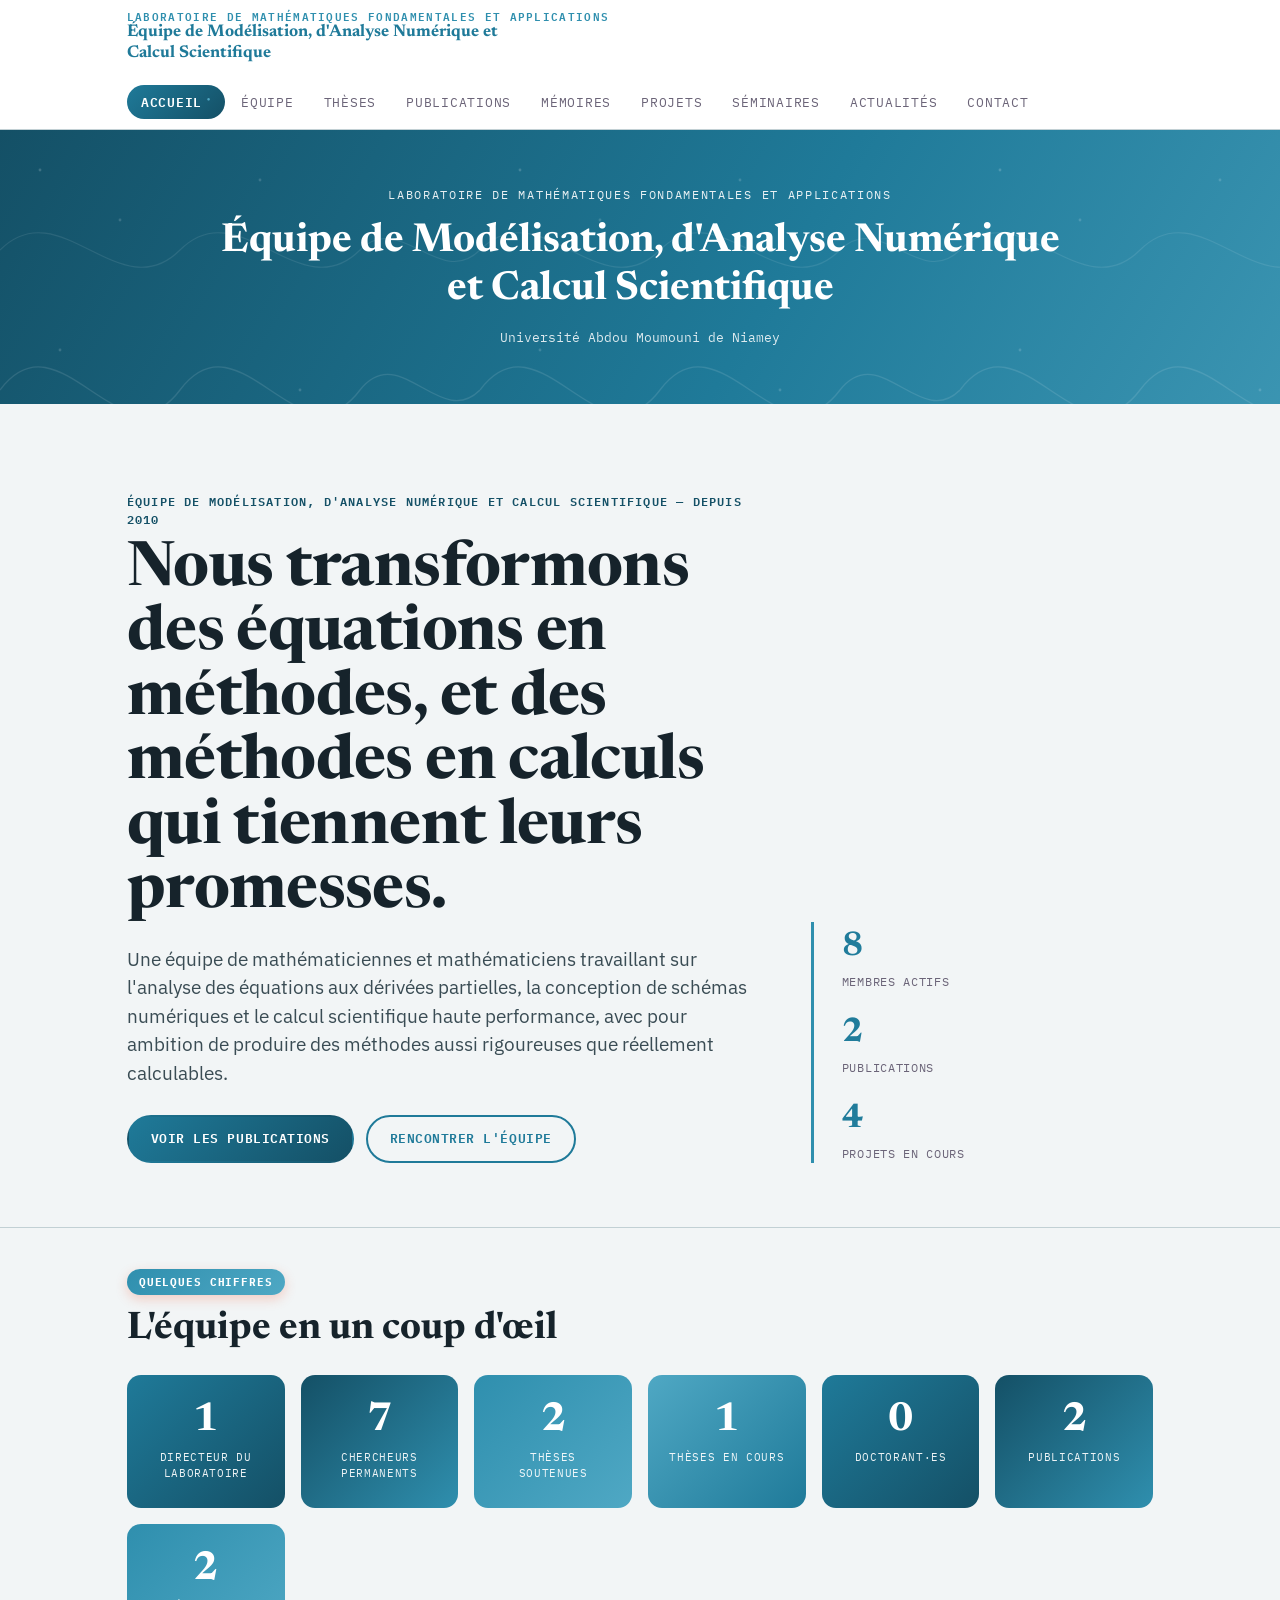
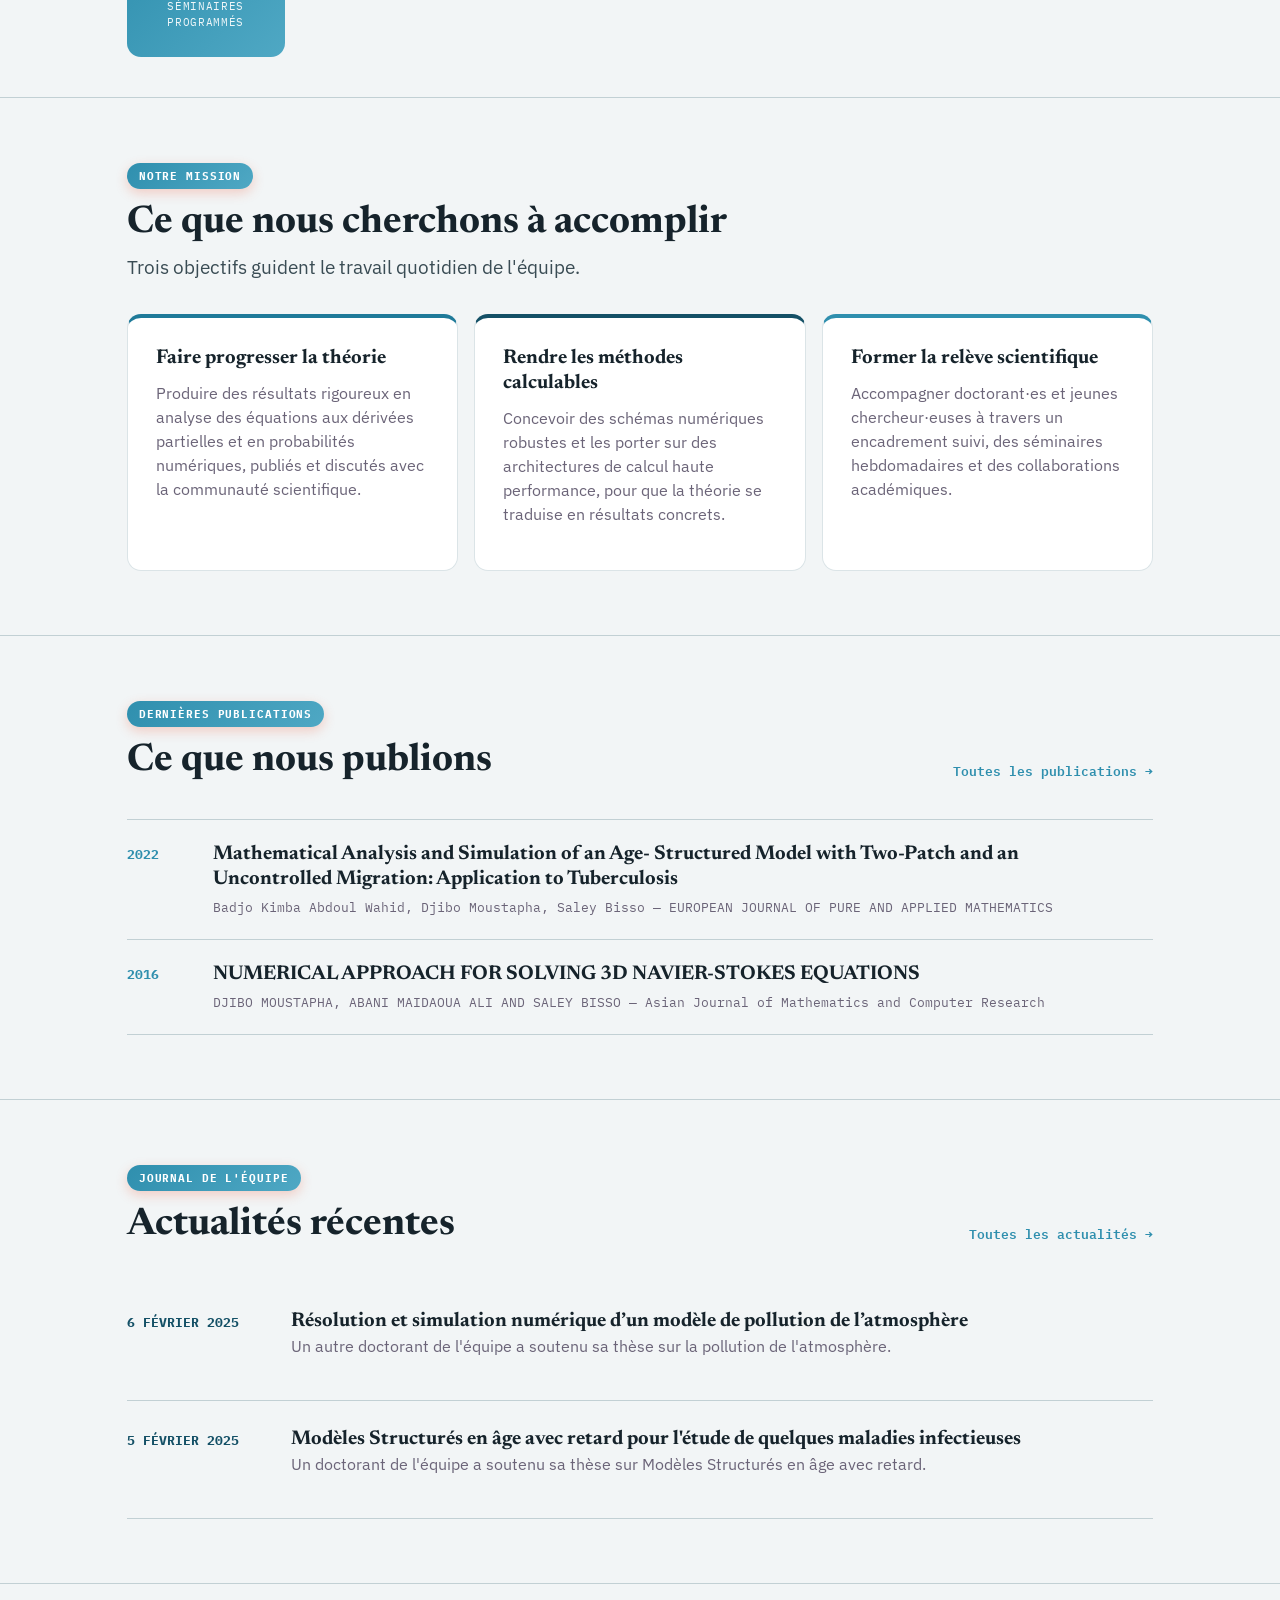
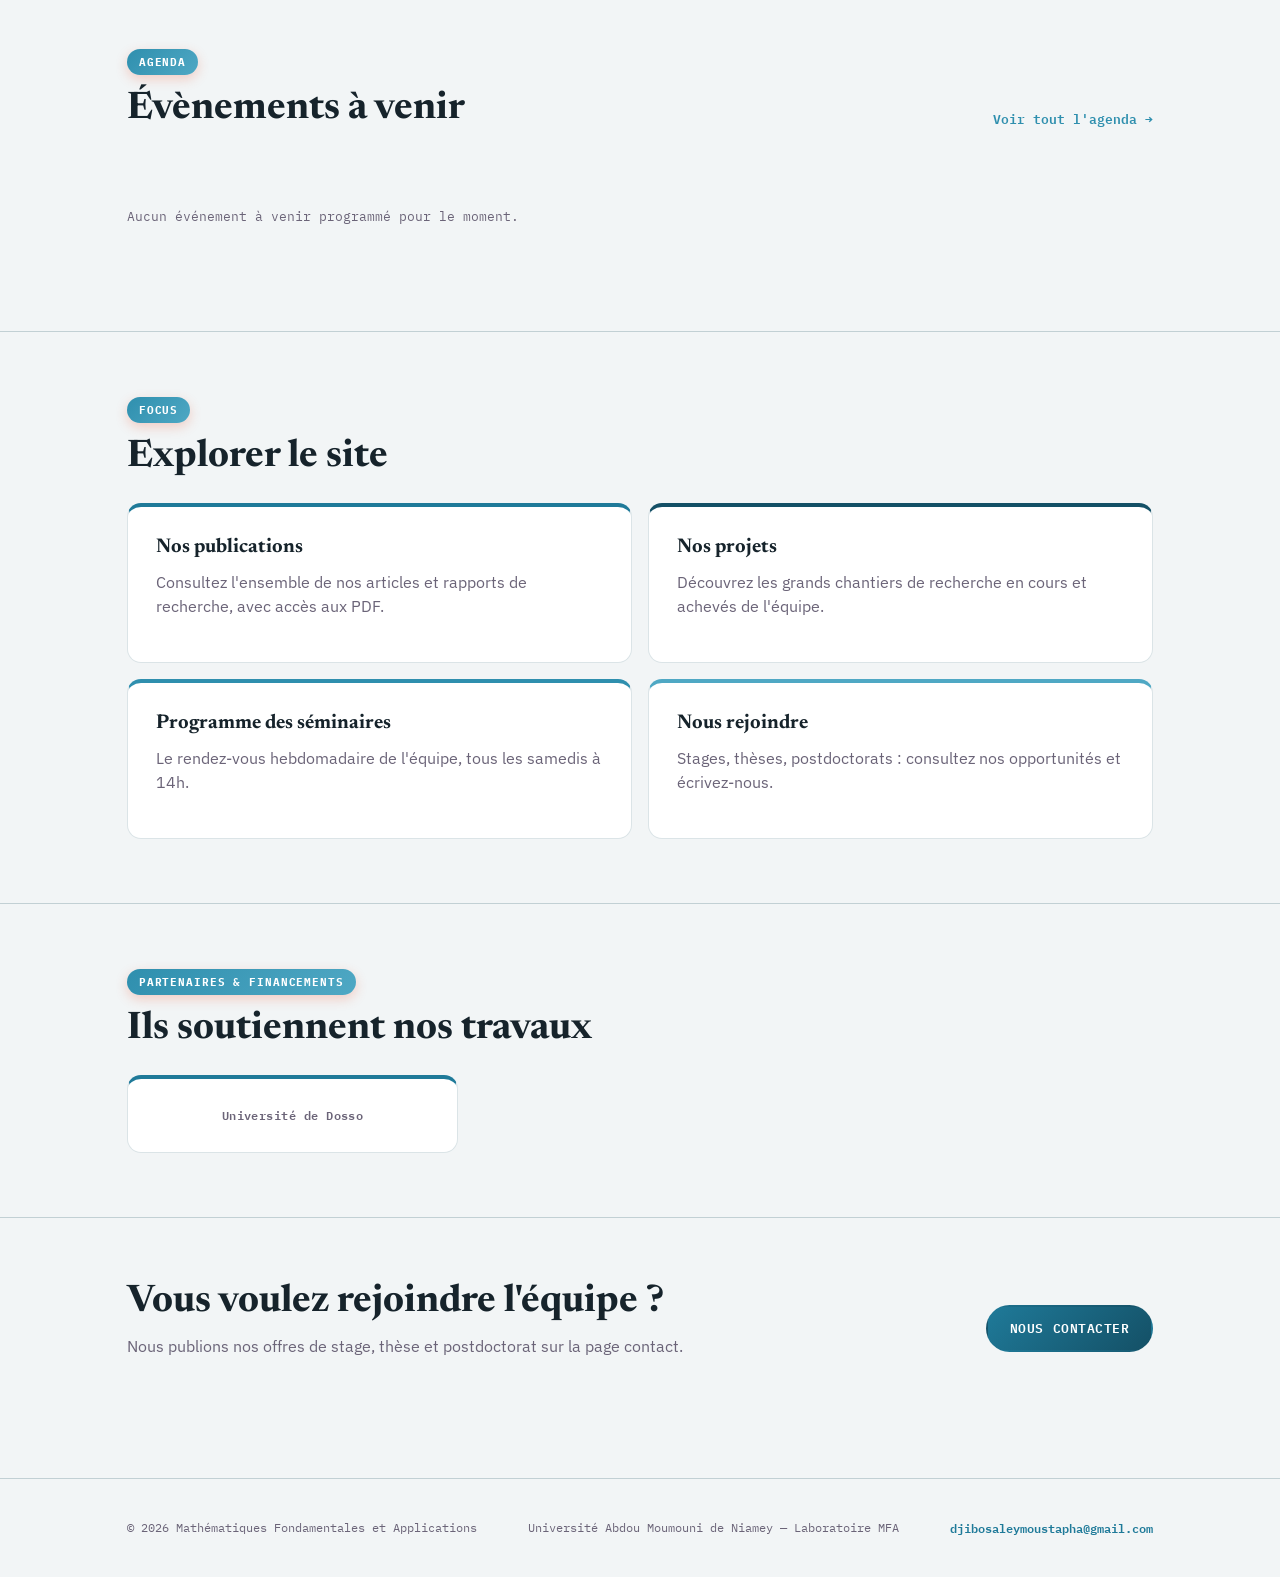
<file: index.html>
<!DOCTYPE html>
<html lang="fr">
<head>
<meta charset="UTF-8" />
<meta name="viewport" content="width=device-width, initial-scale=1.0" />
<title>Mathématiques Fondamentales et Applications — Équipe MANCS</title>
<meta name="description" content="Équipe de recherche en modélisation, analyse numérique et calcul scientifique, Laboratoire de Mathématiques Fondamentales et Applications, Université Abdou Moumouni de Niamey." />
<link rel="canonical" href="https://mfa-ancs.netlify.app/" />

<!-- Favicon -->
<link rel="icon" type="image/svg+xml" href="/images/favicon.svg" />
<link rel="icon" type="image/x-icon" href="/images/favicon.ico" />
<link rel="apple-touch-icon" href="/images/apple-touch-icon.png" />

<!-- Open Graph / réseaux sociaux -->
<meta property="og:type" content="website" />
<meta property="og:locale" content="fr_FR" />
<meta property="og:site_name" content="Équipe MANCS — Mathématiques Fondamentales et Applications" />
<meta property="og:title" content="Mathématiques Fondamentales et Applications — Équipe MANCS" />
<meta property="og:description" content="Équipe de recherche en modélisation, analyse numérique et calcul scientifique, Laboratoire de Mathématiques Fondamentales et Applications, Université Abdou Moumouni de Niamey." />
<meta property="og:url" content="https://mfa-ancs.netlify.app/" />
<meta property="og:image" content="https://mfa-ancs.netlify.app/images/og-image.jpg" />
<meta property="og:image:width" content="1200" />
<meta property="og:image:height" content="630" />

<!-- Twitter Card -->
<meta name="twitter:card" content="summary_large_image" />
<meta name="twitter:title" content="Mathématiques Fondamentales et Applications — Équipe MANCS" />
<meta name="twitter:description" content="Équipe de recherche en modélisation, analyse numérique et calcul scientifique, Laboratoire de Mathématiques Fondamentales et Applications, Université Abdou Moumouni de Niamey." />
<meta name="twitter:image" content="https://mfa-ancs.netlify.app/images/og-image.jpg" />

<link rel="preconnect" href="https://fonts.googleapis.com">
<link href="https://fonts.googleapis.com/css2?family=Newsreader:ital,wght@0,500;0,600;1,500&family=IBM+Plex+Sans:wght@400;500;600&family=IBM+Plex+Mono:wght@400;500&display=swap" rel="stylesheet">
<link rel="stylesheet" href="css/style.css" />
</head>
<body>

<header class="site-header">
  <div class="wrap">
    <a href="index.html" class="brand">
      <span class="mark">Laboratoire de Mathématiques Fondamentales et Applications</span>
      <span class="name">Équipe de Modélisation, d'Analyse Numérique et Calcul Scientifique</span>
    </a>
    <nav class="primary-nav" aria-label="Navigation principale">
      <a href="index.html" aria-current="page">Accueil</a>
      <a href="equipe.html">Équipe</a>
      <a href="theses.html">Thèses</a>
      <a href="publications.html">Publications</a>
      <a href="memoires.html">Mémoires</a>
      <a href="projets.html">Projets</a>
      <a href="seminaires.html">Séminaires</a>
      <a href="actualites.html">Actualités</a>
      <a href="contact.html">Contact</a>
    </nav>
    <button class="nav-toggle" aria-label="Ouvrir le menu" aria-expanded="false">≡</button>
  </div>
</header>

<div class="team-banner">
  <div class="inner">
    <div class="eyebrow2" id="banner-line1">Laboratoire de Mathématiques Fondamentales et Applications</div>
    <h2 id="banner-line2">Équipe de Modélisation, d'Analyse Numérique et Calcul Scientifique</h2>
    <div class="sub2" id="banner-line3">Université Abdou Moumouni de Niamey</div>
  </div>
</div>

<main>

  <section class="hero">
    <div class="wrap hero-grid">
      <div>
        <p class="eyebrow" id="hero-eyebrow">Équipe de Modélisation, d'Analyse Numérique et Calcul Scientifique — depuis 2019</p>
        <h1 id="hero-title">Nous transformons des équations en méthodes, et des méthodes en calculs qui tiennent leurs promesses.</h1>
        <p class="lede" id="hero-lede" style="margin-top:20px">
          Une équipe de mathématiciennes et mathématiciens travaillant sur l'analyse des équations aux dérivées
          partielles, la conception de schémas numériques et le calcul scientifique haute performance, avec pour
          ambition de produire des méthodes aussi rigoureuses que réellement calculables.
        </p>
        <div style="margin-top:28px; display:flex; gap:12px; flex-wrap:wrap;">
          <a href="publications.html" class="btn primary">Voir les publications</a>
          <a href="equipe.html" class="btn">Rencontrer l'équipe</a>
        </div>
      </div>
      <div class="hero-side">
        <div class="hero-stat">
          <div class="value" id="stat-team-count">—</div>
          <div class="label">Membres actifs</div>
        </div>
        <div class="hero-stat">
          <div class="value" id="stat-pub-count">—</div>
          <div class="label">Publications</div>
        </div>
        <div class="hero-stat">
          <div class="value" id="stat-proj-count">—</div>
          <div class="label">Projets en cours</div>
        </div>
      </div>
    </div>
  </section>

  <section class="tight">
    <div class="wrap">
      <span class="marginalia">Quelques chiffres</span>
      <h2 style="margin-top:14px; margin-bottom:24px">L'équipe en un coup d'œil</h2>
      <div id="stats-grid" class="grid cols-6">
        <div class="empty-state">Chargement…</div>
      </div>
    </div>
  </section>

  <hr class="rule" />

  <section>
    <div class="wrap">
      <span class="marginalia">Notre mission</span>
      <h2 style="margin-top:14px; margin-bottom:8px">Ce que nous cherchons à accomplir</h2>
      <p class="lede" style="margin-bottom:32px">Trois objectifs guident le travail quotidien de l'équipe.</p>
      <div id="mission-grid" class="grid cols-3">
        <div class="empty-state">Chargement…</div>
      </div>
    </div>
  </section>

  <hr class="rule" />

  <section>
    <div class="wrap">
      <div class="section-head">
        <div>
          <span class="marginalia">Dernières publications</span>
          <h2 style="margin-top:14px">Ce que nous publions</h2>
        </div>
        <a href="publications.html" class="link-arrow">Toutes les publications →</a>
      </div>
      <div id="home-pub-preview" class="pub-list">
        <div class="empty-state">Chargement…</div>
      </div>
    </div>
  </section>

  <hr class="rule" />

  <section>
    <div class="wrap">
      <div class="section-head">
        <div>
          <span class="marginalia">Journal de l'équipe</span>
          <h2 style="margin-top:14px">Actualités récentes</h2>
        </div>
        <a href="actualites.html" class="link-arrow">Toutes les actualités →</a>
      </div>
      <div id="home-post-preview" class="post-list">
        <div class="empty-state">Chargement…</div>
      </div>
    </div>
  </section>

  <hr class="rule" />

  <section>
    <div class="wrap">
      <div class="section-head">
        <div>
          <span class="marginalia">Agenda</span>
          <h2 style="margin-top:14px">Évènements à venir</h2>
        </div>
        <a href="seminaires.html" class="link-arrow">Voir tout l'agenda →</a>
      </div>
      <ul id="home-events-preview" style="padding:0; margin:0;">
        <li class="empty-state" style="list-style:none;">Chargement…</li>
      </ul>
    </div>
  </section>

  <hr class="rule" />

  <section>
    <div class="wrap">
      <span class="marginalia">Focus</span>
      <h2 style="margin-top:14px; margin-bottom:24px">Explorer le site</h2>
      <div id="focus-grid" class="grid cols-2">
        <div class="empty-state">Chargement…</div>
      </div>
    </div>
  </section>

  <hr class="rule" />

  <section>
    <div class="wrap">
      <span class="marginalia">Partenaires & financements</span>
      <h2 style="margin-top:14px; margin-bottom:24px">Ils soutiennent nos travaux</h2>
      <div id="partners-grid" class="grid cols-3">
        <div class="empty-state">Chargement…</div>
      </div>
    </div>
  </section>

  <hr class="rule" />

  <section>
    <div class="wrap" style="display:flex; justify-content:space-between; align-items:center; flex-wrap:wrap; gap:20px;">
      <div>
        <h2>Vous voulez rejoindre l'équipe ?</h2>
        <p class="muted mt-0" style="margin-top:10px">Nous publions nos offres de stage, thèse et postdoctorat sur la page contact.</p>
      </div>
      <a href="contact.html" class="btn primary">Nous contacter</a>
    </div>
  </section>

</main>

<footer class="site-footer">
  <div class="wrap footer-grid">
    <span>© <span id="year"></span> Mathématiques Fondamentales et Applications</span>
    <span>Université Abdou Moumouni de Niamey — Laboratoire MFA</span>
    <a href="mailto:djibosaleymoustapha@gmail.com">djibosaleymoustapha@gmail.com</a>
  </div>
</footer>

<script src="js/main.js"></script>
<script>document.getElementById("year").textContent = new Date().getFullYear();</script>
<script data-goatcounter="https://dmoustpaha.goatcounter.com/count" async src="//gc.zgo.at/count.js"></script>
</body>
</html>
</file>
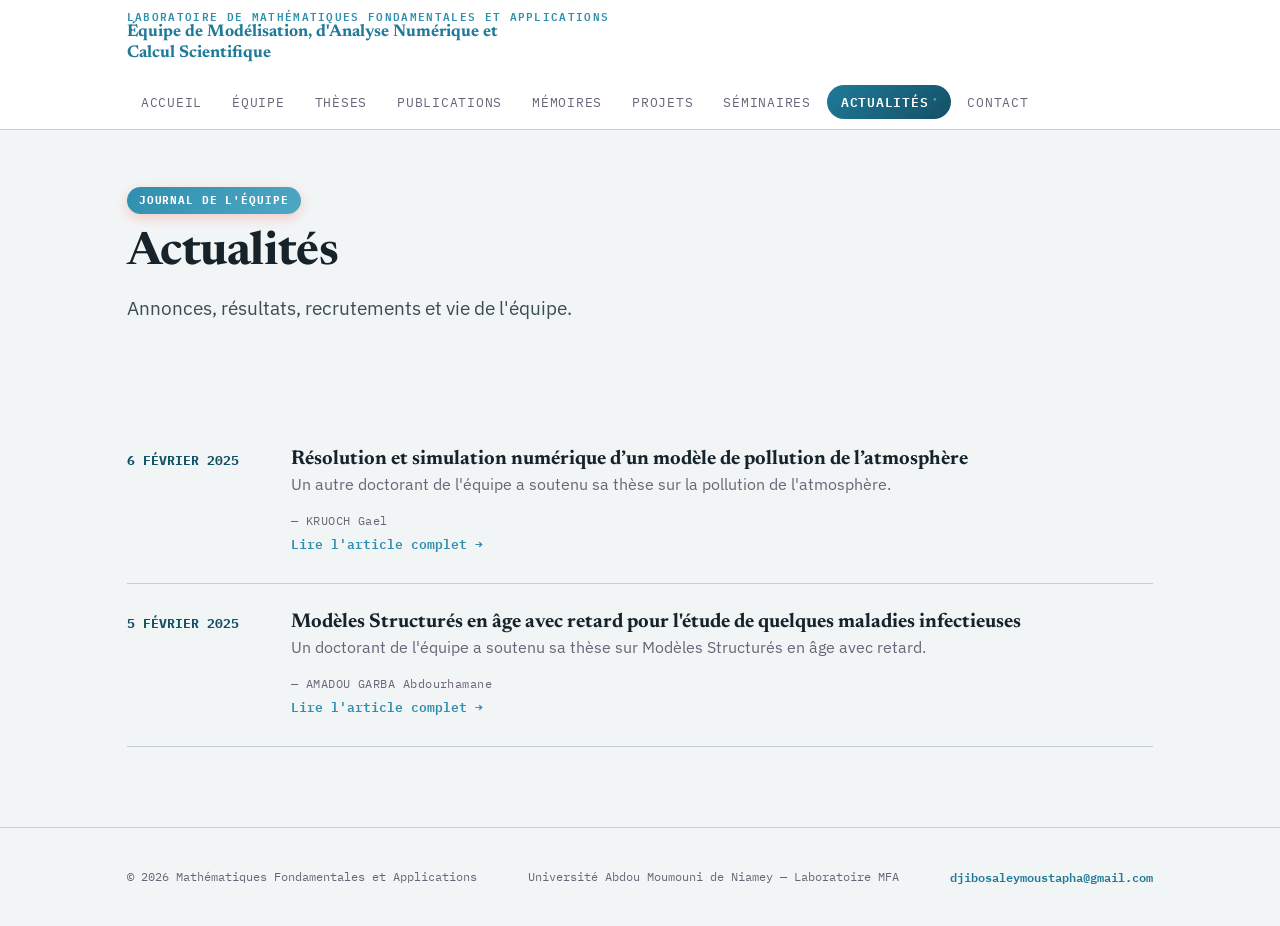
<file: actualites.html>
<!DOCTYPE html>
<html lang="fr">
<head>
<meta charset="UTF-8" />
<meta name="viewport" content="width=device-width, initial-scale=1.0" />
<title>Actualités — Mathématiques Fondamentales et Applications</title>
<meta name="description" content="Annonces, résultats de recherche, recrutements et vie de l'équipe MANCS." />
<link rel="canonical" href="https://mfa-ancs.netlify.app/actualites.html" />

<!-- Favicon -->
<link rel="icon" type="image/svg+xml" href="/images/favicon.svg" />
<link rel="icon" type="image/x-icon" href="/images/favicon.ico" />
<link rel="apple-touch-icon" href="/images/apple-touch-icon.png" />

<!-- Open Graph / réseaux sociaux -->
<meta property="og:type" content="website" />
<meta property="og:locale" content="fr_FR" />
<meta property="og:site_name" content="Équipe MANCS — Mathématiques Fondamentales et Applications" />
<meta property="og:title" content="Actualités — Mathématiques Fondamentales et Applications" />
<meta property="og:description" content="Annonces, résultats de recherche, recrutements et vie de l'équipe MANCS." />
<meta property="og:url" content="https://mfa-ancs.netlify.app/actualites.html" />
<meta property="og:image" content="https://mfa-ancs.netlify.app/images/og-image.jpg" />
<meta property="og:image:width" content="1200" />
<meta property="og:image:height" content="630" />

<!-- Twitter Card -->
<meta name="twitter:card" content="summary_large_image" />
<meta name="twitter:title" content="Actualités — Mathématiques Fondamentales et Applications" />
<meta name="twitter:description" content="Annonces, résultats de recherche, recrutements et vie de l'équipe MANCS." />
<meta name="twitter:image" content="https://mfa-ancs.netlify.app/images/og-image.jpg" />

<link rel="preconnect" href="https://fonts.googleapis.com">
<link href="https://fonts.googleapis.com/css2?family=Newsreader:ital,wght@0,500;0,600;1,500&family=IBM+Plex+Sans:wght@400;500;600&family=IBM+Plex+Mono:wght@400;500&display=swap" rel="stylesheet">
<link rel="stylesheet" href="css/style.css" />
</head>
<body>

<header class="site-header">
  <div class="wrap">
    <a href="index.html" class="brand">
      <span class="mark">Laboratoire de Mathématiques Fondamentales et Applications</span>
      <span class="name">Équipe de Modélisation, d'Analyse Numérique et Calcul Scientifique</span>
    </a>
    <nav class="primary-nav" aria-label="Navigation principale">
      <a href="index.html">Accueil</a>
      <a href="equipe.html">Équipe</a>
      <a href="theses.html">Thèses</a>
      <a href="publications.html">Publications</a>
      <a href="memoires.html">Mémoires</a>
      <a href="projets.html">Projets</a>
      <a href="seminaires.html">Séminaires</a>
      <a href="actualites.html" aria-current="page">Actualités</a>
      <a href="contact.html">Contact</a>
    </nav>
    <button class="nav-toggle" aria-label="Ouvrir le menu" aria-expanded="false">≡</button>
  </div>
</header>

<main>
  <section class="tight" style="padding-top:56px;">
    <div class="wrap">
      <span class="marginalia">Journal de l'équipe</span>
      <h1 style="margin-top:16px; font-size:clamp(32px,4vw,46px)">Actualités</h1>
      <p class="lede" style="margin-top:16px">
        Annonces, résultats, recrutements et vie de l'équipe.
      </p>
    </div>
  </section>

  <section class="tight">
    <div class="wrap">
      <div id="post-list" class="post-list">
        <div class="empty-state">Chargement des actualités…</div>
      </div>
    </div>
  </section>
</main>

<footer class="site-footer">
  <div class="wrap footer-grid">
    <span>© <span id="year"></span> Mathématiques Fondamentales et Applications</span>
    <span>Université Abdou Moumouni de Niamey — Laboratoire MFA</span>
    <a href="mailto:djibosaleymoustapha@gmail.com">djibosaleymoustapha@gmail.com</a>
  </div>
</footer>

<script src="js/main.js"></script>
<script>document.getElementById("year").textContent = new Date().getFullYear();</script>
<script data-goatcounter="https://dmoustpaha.goatcounter.com/count" async src="//gc.zgo.at/count.js"></script>
</body>
</html>
</file>
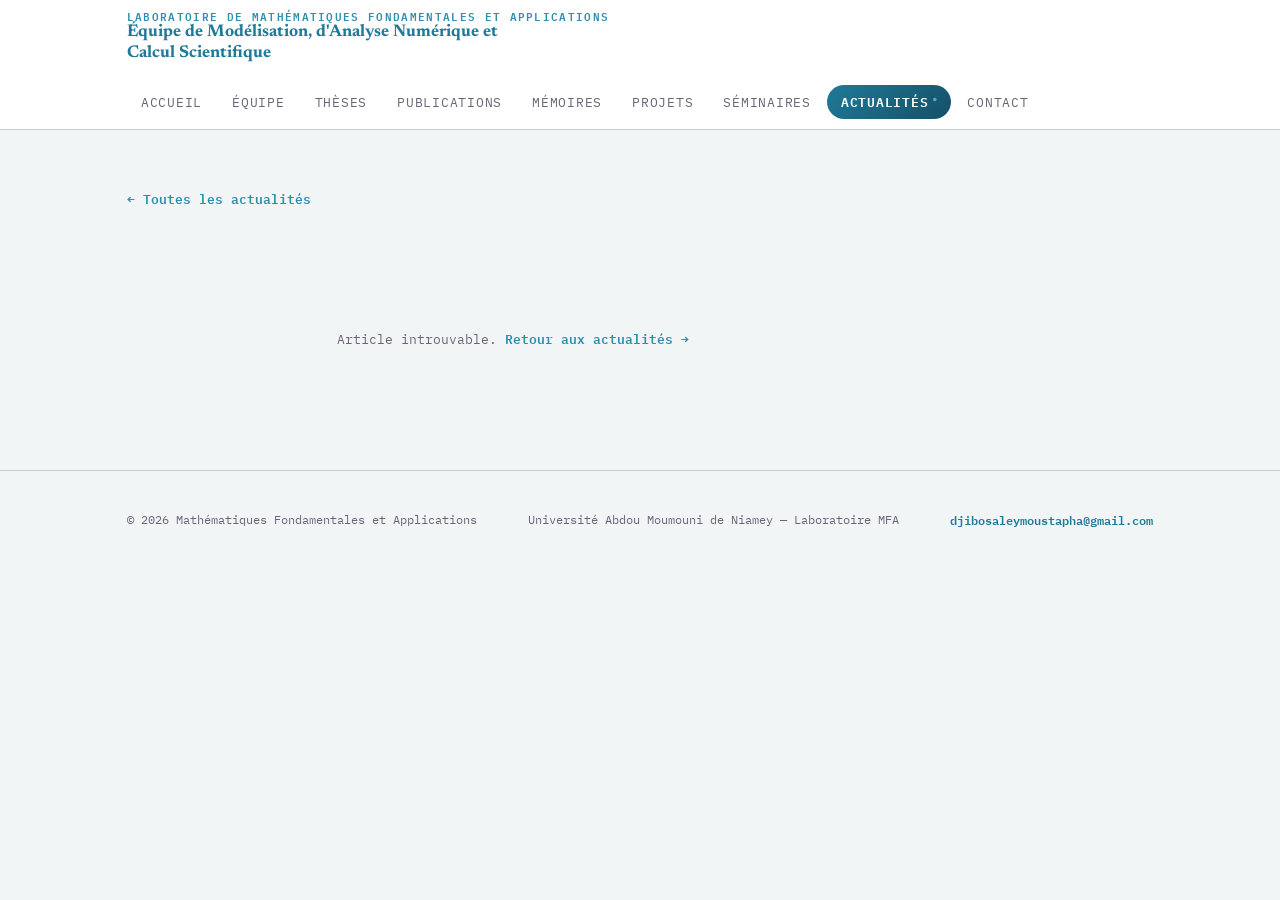
<file: article.html>
<!DOCTYPE html>
<html lang="fr">
<head>
<meta charset="UTF-8" />
<meta name="viewport" content="width=device-width, initial-scale=1.0" />
<title>Actualité — Mathématiques Fondamentales et Applications</title>
<meta name="description" content="Actualités de l'équipe MANCS, Laboratoire de Mathématiques Fondamentales et Applications." />

<!-- Favicon -->
<link rel="icon" type="image/svg+xml" href="/images/favicon.svg" />
<link rel="icon" type="image/x-icon" href="/images/favicon.ico" />
<link rel="apple-touch-icon" href="/images/apple-touch-icon.png" />

<link rel="preconnect" href="https://fonts.googleapis.com">
<link href="https://fonts.googleapis.com/css2?family=Newsreader:ital,wght@0,500;0,600;1,500&family=IBM+Plex+Sans:wght@400;500;600&family=IBM+Plex+Mono:wght@400;500&display=swap" rel="stylesheet">
<link rel="stylesheet" href="css/style.css" />
</head>
<body>

<header class="site-header">
  <div class="wrap">
    <a href="index.html" class="brand">
      <span class="mark">Laboratoire de Mathématiques Fondamentales et Applications</span>
      <span class="name">Équipe de Modélisation, d'Analyse Numérique et Calcul Scientifique</span>
    </a>
    <nav class="primary-nav" aria-label="Navigation principale">
      <a href="index.html">Accueil</a>
      <a href="equipe.html">Équipe</a>
      <a href="theses.html">Thèses</a>
      <a href="publications.html">Publications</a>
      <a href="memoires.html">Mémoires</a>
      <a href="projets.html">Projets</a>
      <a href="seminaires.html">Séminaires</a>
      <a href="actualites.html" aria-current="page">Actualités</a>
      <a href="contact.html">Contact</a>
    </nav>
    <button class="nav-toggle" aria-label="Ouvrir le menu" aria-expanded="false">≡</button>
  </div>
</header>

<main>
  <section class="tight" style="padding-top:56px;">
    <div class="wrap">
      <a href="actualites.html" class="link-arrow">← Toutes les actualités</a>
    </div>
  </section>

  <section class="tight">
    <div class="wrap" style="max-width: 760px;">
      <div id="article-content">
        <div class="empty-state">Chargement…</div>
      </div>
    </div>
  </section>
</main>

<footer class="site-footer">
  <div class="wrap footer-grid">
    <span>© <span id="year"></span> Mathématiques Fondamentales et Applications</span>
    <span>Université Abdou Moumouni de Niamey — Laboratoire MFA</span>
    <a href="mailto:djibosaleymoustapha@gmail.com">djibosaleymoustapha@gmail.com</a>
  </div>
</footer>

<script src="js/main.js"></script>
<script>document.getElementById("year").textContent = new Date().getFullYear();</script>
<script data-goatcounter="https://dmoustpaha.goatcounter.com/count" async src="//gc.zgo.at/count.js"></script>
</body>
</html>
</file>
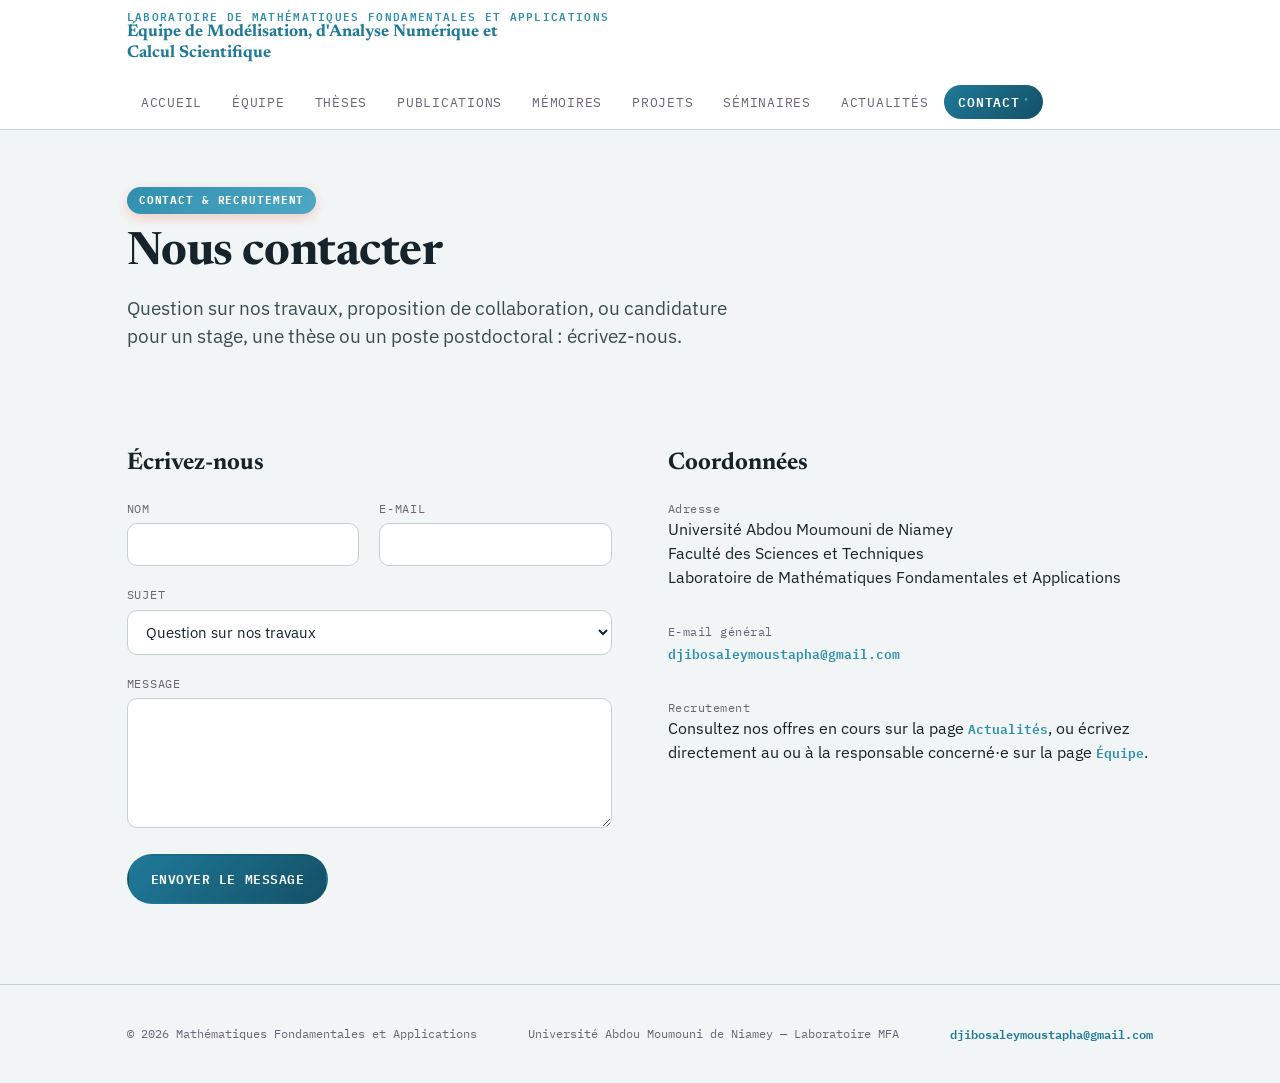
<file: contact.html>
<!DOCTYPE html>
<html lang="fr">
<head>
<meta charset="UTF-8" />
<meta name="viewport" content="width=device-width, initial-scale=1.0" />
<title>Contact — Mathématiques Fondamentales et Applications</title>
<meta name="description" content="Contactez l'équipe MANCS pour une collaboration, une question sur nos travaux ou une candidature (stage, thèse, postdoctorat)." />
<link rel="canonical" href="https://mfa-ancs.netlify.app/contact.html" />

<!-- Favicon -->
<link rel="icon" type="image/svg+xml" href="/images/favicon.svg" />
<link rel="icon" type="image/x-icon" href="/images/favicon.ico" />
<link rel="apple-touch-icon" href="/images/apple-touch-icon.png" />

<!-- Open Graph / réseaux sociaux -->
<meta property="og:type" content="website" />
<meta property="og:locale" content="fr_FR" />
<meta property="og:site_name" content="Équipe MANCS — Mathématiques Fondamentales et Applications" />
<meta property="og:title" content="Contact — Mathématiques Fondamentales et Applications" />
<meta property="og:description" content="Contactez l'équipe MANCS pour une collaboration, une question sur nos travaux ou une candidature (stage, thèse, postdoctorat)." />
<meta property="og:url" content="https://mfa-ancs.netlify.app/contact.html" />
<meta property="og:image" content="https://mfa-ancs.netlify.app/images/og-image.jpg" />
<meta property="og:image:width" content="1200" />
<meta property="og:image:height" content="630" />

<!-- Twitter Card -->
<meta name="twitter:card" content="summary_large_image" />
<meta name="twitter:title" content="Contact — Mathématiques Fondamentales et Applications" />
<meta name="twitter:description" content="Contactez l'équipe MANCS pour une collaboration, une question sur nos travaux ou une candidature (stage, thèse, postdoctorat)." />
<meta name="twitter:image" content="https://mfa-ancs.netlify.app/images/og-image.jpg" />

<link rel="preconnect" href="https://fonts.googleapis.com">
<link href="https://fonts.googleapis.com/css2?family=Newsreader:ital,wght@0,500;0,600;1,500&family=IBM+Plex+Sans:wght@400;500;600&family=IBM+Plex+Mono:wght@400;500&display=swap" rel="stylesheet">
<link rel="stylesheet" href="css/style.css" />
</head>
<body>

<header class="site-header">
  <div class="wrap">
    <a href="index.html" class="brand">
      <span class="mark">Laboratoire de Mathématiques Fondamentales et Applications</span>
      <span class="name">Équipe de Modélisation, d'Analyse Numérique et Calcul Scientifique</span>
    </a>
    <nav class="primary-nav" aria-label="Navigation principale">
      <a href="index.html">Accueil</a>
      <a href="equipe.html">Équipe</a>
      <a href="theses.html">Thèses</a>
      <a href="publications.html">Publications</a>
      <a href="memoires.html">Mémoires</a>
      <a href="projets.html">Projets</a>
      <a href="seminaires.html">Séminaires</a>
      <a href="actualites.html">Actualités</a>
      <a href="contact.html" aria-current="page">Contact</a>
    </nav>
    <button class="nav-toggle" aria-label="Ouvrir le menu" aria-expanded="false">≡</button>
  </div>
</header>

<main>
  <section class="tight" style="padding-top:56px;">
    <div class="wrap">
      <span class="marginalia">Contact &amp; recrutement</span>
      <h1 style="margin-top:16px; font-size:clamp(32px,4vw,46px)">Nous contacter</h1>
      <p class="lede" style="margin-top:16px">
        Question sur nos travaux, proposition de collaboration, ou candidature pour un stage, une thèse
        ou un poste postdoctoral : écrivez-nous.
      </p>
    </div>
  </section>

  <section class="tight">
    <div class="wrap" style="display:grid; grid-template-columns: 1fr 1fr; gap:56px;">
      <div>
        <h2 style="font-size:24px">Écrivez-nous</h2>
        <form class="form-grid" style="margin-top:24px" name="contact" method="POST" data-netlify="true">
          <input type="hidden" name="form-name" value="contact" />
          <div>
            <label for="name">Nom</label>
            <input id="name" name="name" type="text" required />
          </div>
          <div>
            <label for="email">E-mail</label>
            <input id="email" name="email" type="email" required />
          </div>
          <div class="full">
            <label for="subject">Sujet</label>
            <select id="subject" name="subject">
              <option>Question sur nos travaux</option>
              <option>Proposition de collaboration</option>
              <option>Candidature — stage</option>
              <option>Candidature — thèse</option>
              <option>Candidature — postdoctorat</option>
              <option>Autre</option>
            </select>
          </div>
          <div class="full">
            <label for="message">Message</label>
            <textarea id="message" name="message" required></textarea>
          </div>
          <div class="full">
            <button type="submit" class="btn primary">Envoyer le message</button>
          </div>
        </form>
      </div>

      <div>
        <h2 style="font-size:24px">Coordonnées</h2>
        <div style="margin-top:24px; display:flex; flex-direction:column; gap:18px;">
          <div>
            <div class="mono-tag">Adresse</div>
            <p class="mt-0">Université Abdou Moumouni de Niamey<br />Faculté des Sciences et Techniques<br />Laboratoire de Mathématiques Fondamentales et Applications</p>
          </div>
          <div>
            <div class="mono-tag">E-mail général</div>
            <p class="mt-0"><a class="link-arrow" href="mailto:djibosaleymoustapha@gmail.com">djibosaleymoustapha@gmail.com</a></p>
          </div>
          <div>
            <div class="mono-tag">Recrutement</div>
            <p class="mt-0">Consultez nos offres en cours sur la page <a class="link-arrow" href="actualites.html">Actualités</a>, ou écrivez directement au ou à la responsable concerné·e sur la page <a class="link-arrow" href="equipe.html">Équipe</a>.</p>
          </div>
        </div>
      </div>
    </div>
  </section>
</main>

<footer class="site-footer">
  <div class="wrap footer-grid">
    <span>© <span id="year"></span> Mathématiques Fondamentales et Applications</span>
    <span>Université Abdou Moumouni de Niamey — Laboratoire MFA</span>
    <a href="mailto:djibosaleymoustapha@gmail.com">djibosaleymoustapha@gmail.com</a>
  </div>
</footer>

<script src="js/main.js"></script>
<script>document.getElementById("year").textContent = new Date().getFullYear();</script>
<script data-goatcounter="https://dmoustpaha.goatcounter.com/count" async src="//gc.zgo.at/count.js"></script>
</body>
</html>
</file>
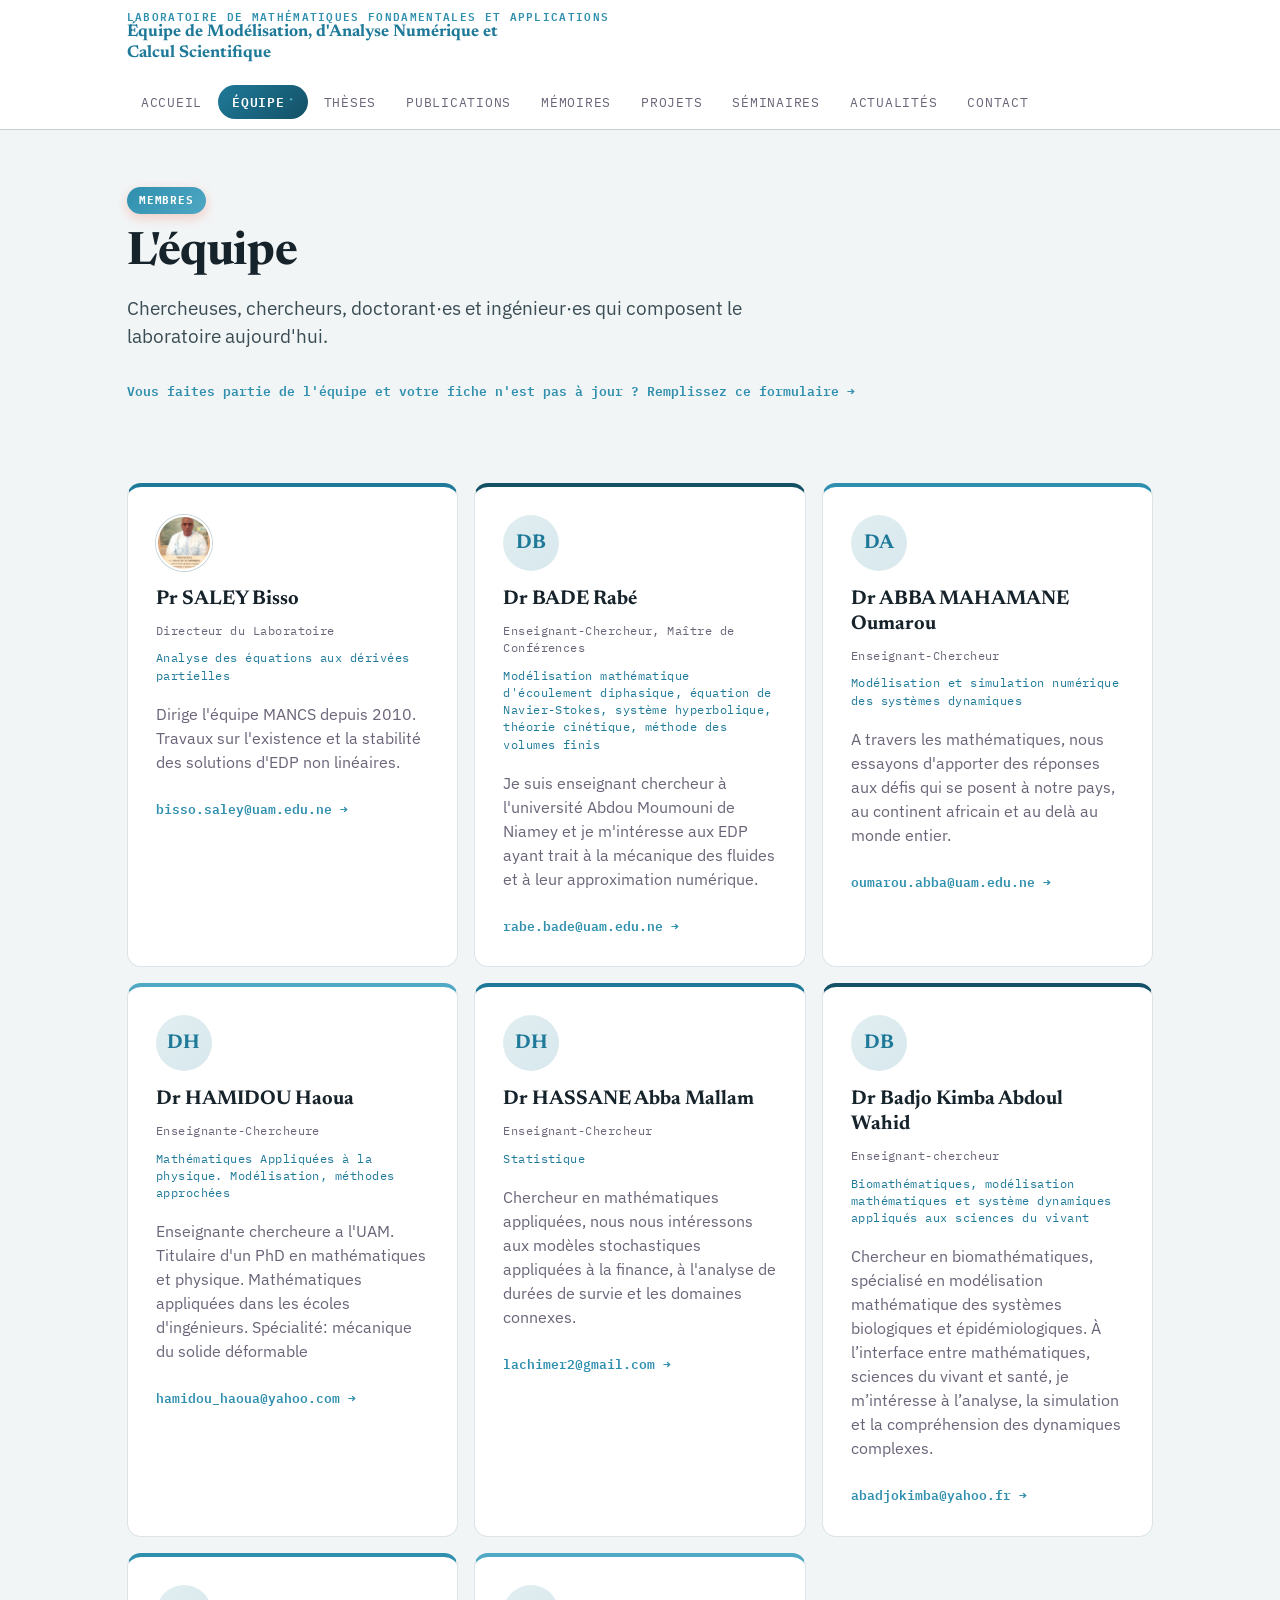
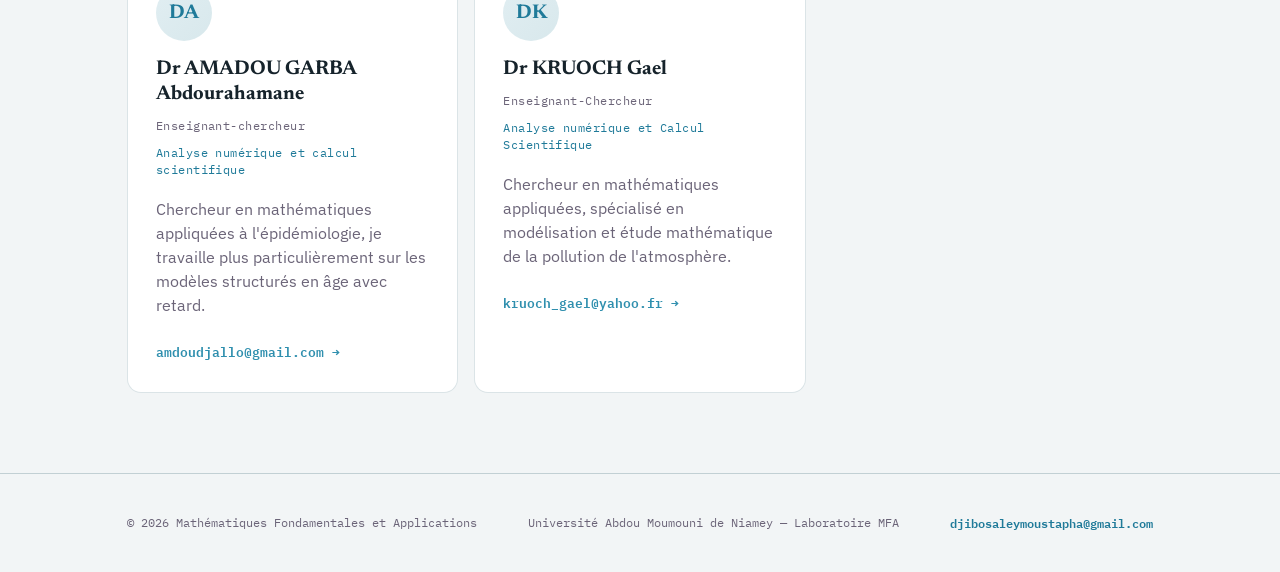
<file: equipe.html>
<!DOCTYPE html>
<html lang="fr">
<head>
<meta charset="UTF-8" />
<meta name="viewport" content="width=device-width, initial-scale=1.0" />
<title>Équipe — Mathématiques Fondamentales et Applications</title>
<meta name="description" content="Chercheuses, chercheurs, doctorant·es et ingénieur·es de l'équipe de Modélisation, Analyse Numérique et Calcul Scientifique (MANCS)." />
<link rel="canonical" href="https://mfa-ancs.netlify.app/equipe.html" />

<!-- Favicon -->
<link rel="icon" type="image/svg+xml" href="/images/favicon.svg" />
<link rel="icon" type="image/x-icon" href="/images/favicon.ico" />
<link rel="apple-touch-icon" href="/images/apple-touch-icon.png" />

<!-- Open Graph / réseaux sociaux -->
<meta property="og:type" content="website" />
<meta property="og:locale" content="fr_FR" />
<meta property="og:site_name" content="Équipe MANCS — Mathématiques Fondamentales et Applications" />
<meta property="og:title" content="Équipe — Mathématiques Fondamentales et Applications" />
<meta property="og:description" content="Chercheuses, chercheurs, doctorant·es et ingénieur·es de l'équipe de Modélisation, Analyse Numérique et Calcul Scientifique (MANCS)." />
<meta property="og:url" content="https://mfa-ancs.netlify.app/equipe.html" />
<meta property="og:image" content="https://mfa-ancs.netlify.app/images/og-image.jpg" />
<meta property="og:image:width" content="1200" />
<meta property="og:image:height" content="630" />

<!-- Twitter Card -->
<meta name="twitter:card" content="summary_large_image" />
<meta name="twitter:title" content="Équipe — Mathématiques Fondamentales et Applications" />
<meta name="twitter:description" content="Chercheuses, chercheurs, doctorant·es et ingénieur·es de l'équipe de Modélisation, Analyse Numérique et Calcul Scientifique (MANCS)." />
<meta name="twitter:image" content="https://mfa-ancs.netlify.app/images/og-image.jpg" />

<link rel="preconnect" href="https://fonts.googleapis.com">
<link href="https://fonts.googleapis.com/css2?family=Newsreader:ital,wght@0,500;0,600;1,500&family=IBM+Plex+Sans:wght@400;500;600&family=IBM+Plex+Mono:wght@400;500&display=swap" rel="stylesheet">
<link rel="stylesheet" href="css/style.css" />
</head>
<body>

<header class="site-header">
  <div class="wrap">
    <a href="index.html" class="brand">
      <span class="mark">Laboratoire de Mathématiques Fondamentales et Applications</span>
      <span class="name">Équipe de Modélisation, d'Analyse Numérique et Calcul Scientifique</span>
    </a>
    <nav class="primary-nav" aria-label="Navigation principale">
      <a href="index.html">Accueil</a>
      <a href="equipe.html" aria-current="page">Équipe</a>
      <a href="theses.html">Thèses</a>
      <a href="publications.html">Publications</a>
      <a href="memoires.html">Mémoires</a>
      <a href="projets.html">Projets</a>
      <a href="seminaires.html">Séminaires</a>
      <a href="actualites.html">Actualités</a>
      <a href="contact.html">Contact</a>
    </nav>
    <button class="nav-toggle" aria-label="Ouvrir le menu" aria-expanded="false">≡</button>
  </div>
</header>

<main>
  <section class="tight" style="padding-top:56px;">
    <div class="wrap">
      <span class="marginalia" id="stat-team-count-wrap">Membres</span>
      <h1 style="margin-top:16px; font-size:clamp(32px,4vw,46px)">L'équipe</h1>
      <p class="lede" style="margin-top:16px">
        Chercheuses, chercheurs, doctorant·es et ingénieur·es qui composent le laboratoire aujourd'hui.
      </p>
      <a href="fiche-equipe.html" class="link-arrow" style="margin-top:12px; display:inline-block;">Vous faites partie de l'équipe et votre fiche n'est pas à jour ? Remplissez ce formulaire →</a>
    </div>
  </section>

  <section class="tight">
    <div class="wrap">
      <div class="grid cols-3" id="team-grid">
        <div class="empty-state">Chargement de l'équipe…</div>
      </div>
    </div>
  </section>
</main>

<footer class="site-footer">
  <div class="wrap footer-grid">
    <span>© <span id="year"></span> Mathématiques Fondamentales et Applications</span>
    <span>Université Abdou Moumouni de Niamey — Laboratoire MFA</span>
    <a href="mailto:djibosaleymoustapha@gmail.com">djibosaleymoustapha@gmail.com</a>
  </div>
</footer>

<script src="js/main.js"></script>
<script>document.getElementById("year").textContent = new Date().getFullYear();</script>
<script data-goatcounter="https://dmoustpaha.goatcounter.com/count" async src="//gc.zgo.at/count.js"></script>
</body>
</html>
</file>
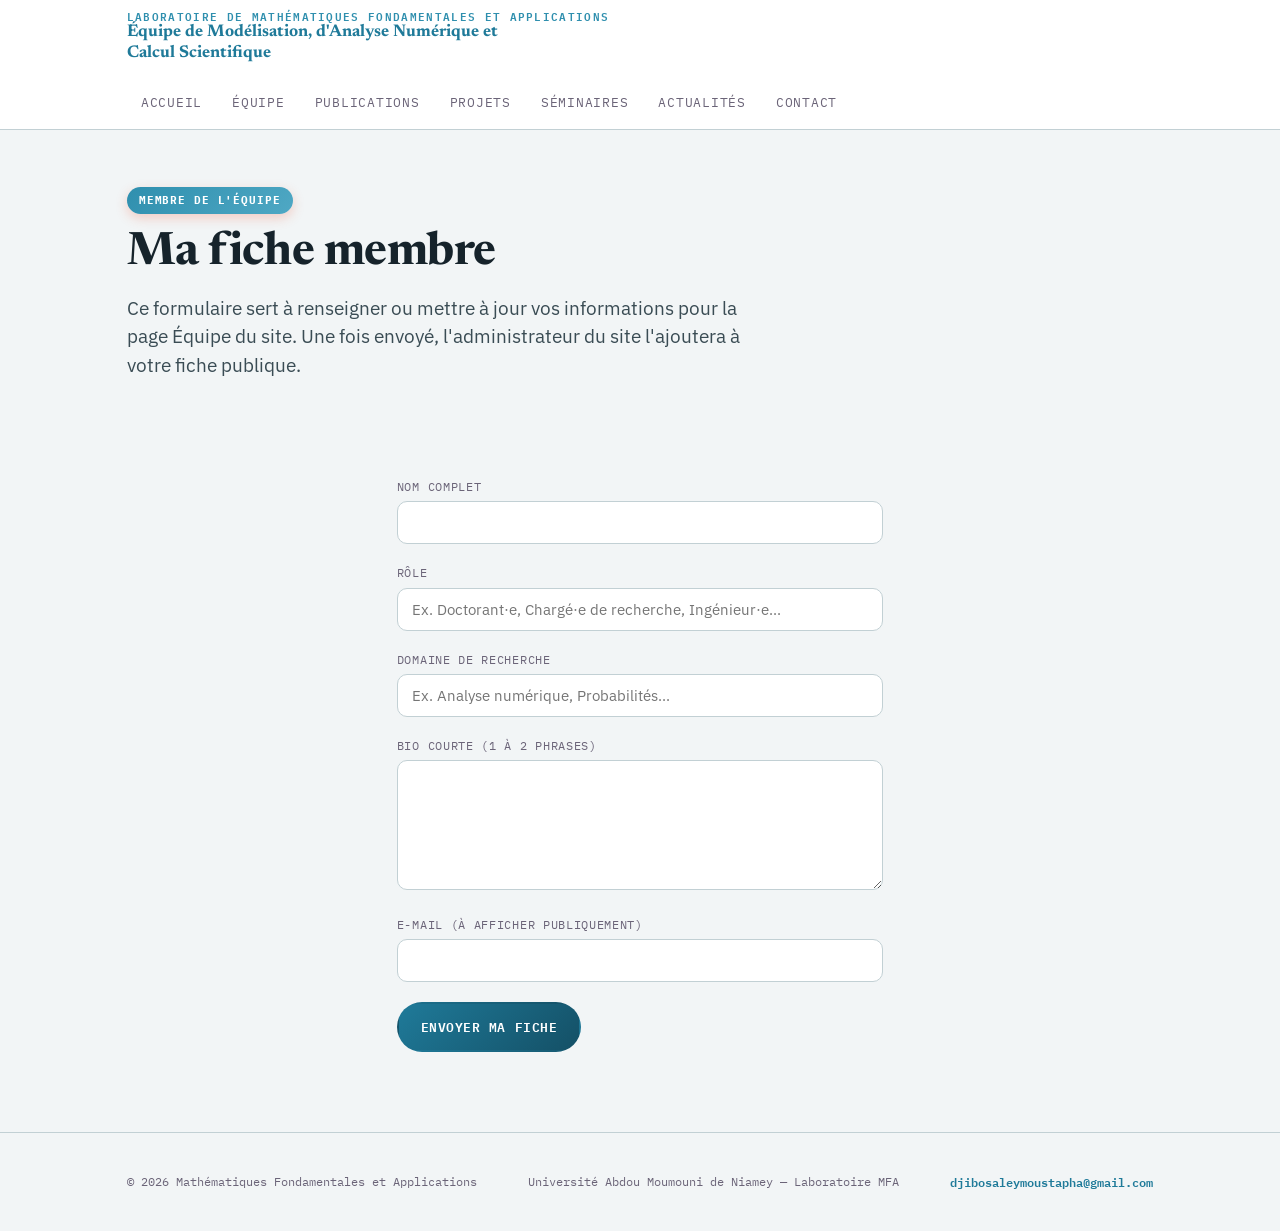
<file: fiche-equipe.html>
<!DOCTYPE html>
<html lang="fr">
<head>
<meta charset="UTF-8" />
<meta name="viewport" content="width=device-width, initial-scale=1.0" />
<title>Ma fiche membre — Mathématiques Fondamentales et Applications</title>
<meta name="description" content="Formulaire pour renseigner ou mettre à jour votre fiche sur la page Équipe." />

<!-- Favicon -->
<link rel="icon" type="image/svg+xml" href="/images/favicon.svg" />
<link rel="icon" type="image/x-icon" href="/images/favicon.ico" />
<link rel="apple-touch-icon" href="/images/apple-touch-icon.png" />

<link rel="preconnect" href="https://fonts.googleapis.com">
<link href="https://fonts.googleapis.com/css2?family=Newsreader:ital,wght@0,500;0,600;1,500&family=IBM+Plex+Sans:wght@400;500;600&family=IBM+Plex+Mono:wght@400;500&display=swap" rel="stylesheet">
<link rel="stylesheet" href="css/style.css" />
</head>
<body>

<header class="site-header">
  <div class="wrap">
    <a href="index.html" class="brand">
      <span class="mark">Laboratoire de Mathématiques Fondamentales et Applications</span>
      <span class="name">Équipe de Modélisation, d'Analyse Numérique et Calcul Scientifique</span>
    </a>
    <nav class="primary-nav" aria-label="Navigation principale">
      <a href="index.html">Accueil</a>
      <a href="equipe.html">Équipe</a>
      <a href="publications.html">Publications</a>
      <a href="projets.html">Projets</a>
      <a href="seminaires.html">Séminaires</a>
      <a href="actualites.html">Actualités</a>
      <a href="contact.html">Contact</a>
    </nav>
    <button class="nav-toggle" aria-label="Ouvrir le menu" aria-expanded="false">≡</button>
  </div>
</header>

<main>
  <section class="tight" style="padding-top:56px;">
    <div class="wrap">
      <span class="marginalia">Membre de l'équipe</span>
      <h1 style="margin-top:16px; font-size:clamp(32px,4vw,46px)">Ma fiche membre</h1>
      <p class="lede" style="margin-top:16px">
        Ce formulaire sert à renseigner ou mettre à jour vos informations pour la page Équipe du site.
        Une fois envoyé, l'administrateur du site l'ajoutera à votre fiche publique.
      </p>
    </div>
  </section>

  <section class="tight">
    <div class="wrap" style="max-width: 640px;">
      <form class="form-grid" name="fiche-equipe" method="POST" data-netlify="true">
        <input type="hidden" name="form-name" value="fiche-equipe" />
        <div class="full">
          <label for="name">Nom complet</label>
          <input id="name" name="name" type="text" required />
        </div>
        <div class="full">
          <label for="role">Rôle</label>
          <input id="role" name="role" type="text" placeholder="Ex. Doctorant·e, Chargé·e de recherche, Ingénieur·e..." required />
        </div>
        <div class="full">
          <label for="field">Domaine de recherche</label>
          <input id="field" name="field" type="text" placeholder="Ex. Analyse numérique, Probabilités..." required />
        </div>
        <div class="full">
          <label for="bio">Bio courte (1 à 2 phrases)</label>
          <textarea id="bio" name="bio" required></textarea>
        </div>
        <div class="full">
          <label for="email">E-mail (à afficher publiquement)</label>
          <input id="email" name="email" type="email" required />
        </div>
        <div class="full">
          <button type="submit" class="btn primary">Envoyer ma fiche</button>
        </div>
      </form>
    </div>
  </section>
</main>

<footer class="site-footer">
  <div class="wrap footer-grid">
    <span>© <span id="year"></span> Mathématiques Fondamentales et Applications</span>
    <span>Université Abdou Moumouni de Niamey — Laboratoire MFA</span>
    <a href="mailto:djibosaleymoustapha@gmail.com">djibosaleymoustapha@gmail.com</a>
  </div>
</footer>

<script src="js/main.js"></script>
<script>document.getElementById("year").textContent = new Date().getFullYear();</script>
<script data-goatcounter="https://dmoustpaha.goatcounter.com/count" async src="//gc.zgo.at/count.js"></script>
</body>
</html>
</file>
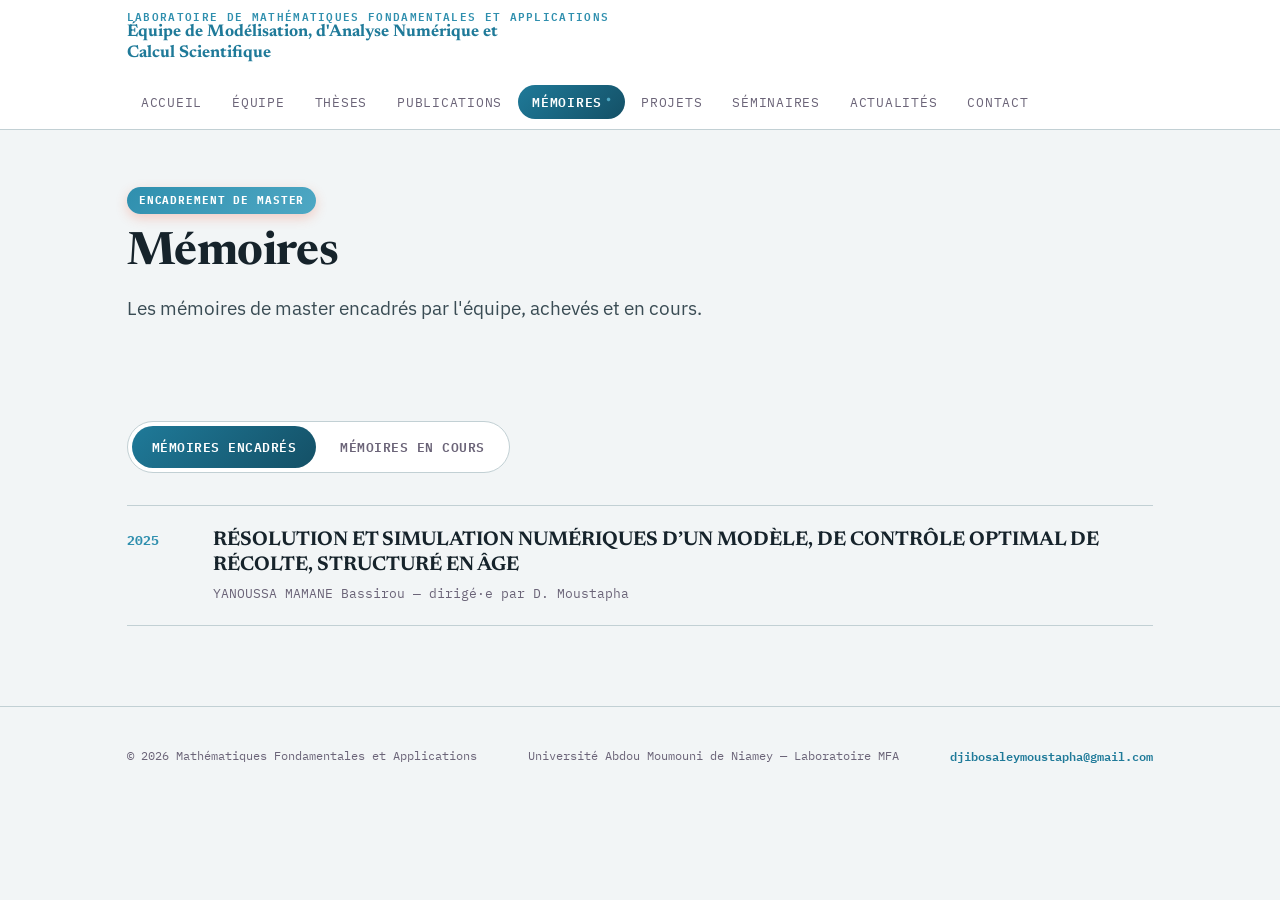
<file: memoires.html>
<!DOCTYPE html>
<html lang="fr">
<head>
<meta charset="UTF-8" />
<meta name="viewport" content="width=device-width, initial-scale=1.0" />
<title>Mémoires — Mathématiques Fondamentales et Applications</title>
<meta name="description" content="Mémoires encadrés et en cours au sein de l'équipe MANCS." />
<link rel="icon" type="image/svg+xml" href="/images/favicon.svg" />
<link rel="icon" type="image/x-icon" href="/images/favicon.ico" />
<link rel="apple-touch-icon" href="/images/apple-touch-icon.png" />
<link rel="preconnect" href="https://fonts.googleapis.com">
<link href="https://fonts.googleapis.com/css2?family=Newsreader:ital,wght@0,500;0,600;1,500&family=IBM+Plex+Sans:wght@400;500;600&family=IBM+Plex+Mono:wght@400;500&display=swap" rel="stylesheet">
<link rel="stylesheet" href="css/style.css" />
</head>
<body>

<header class="site-header">
  <div class="wrap">
    <a href="index.html" class="brand">
      <span class="mark" id="brand-mark">Laboratoire de Mathématiques Fondamentales et Applications</span>
      <span class="name" id="brand-name">Équipe de Modélisation, d'Analyse Numérique et Calcul Scientifique</span>
    </a>
    <nav class="primary-nav" aria-label="Navigation principale">
      <a href="index.html">Accueil</a>
      <a href="equipe.html">Équipe</a>
      <a href="theses.html">Thèses</a>
      <a href="publications.html">Publications</a>
      <a href="memoires.html" aria-current="page">Mémoires</a>
      <a href="projets.html">Projets</a>
      <a href="seminaires.html">Séminaires</a>
      <a href="actualites.html">Actualités</a>
      <a href="contact.html">Contact</a>
    </nav>
    <button class="nav-toggle" aria-label="Ouvrir le menu" aria-expanded="false">≡</button>
  </div>
</header>

<main>
  <section class="tight" style="padding-top:56px;">
    <div class="wrap">
      <span class="marginalia">Encadrement de master</span>
      <h1 style="margin-top:16px; font-size:clamp(32px,4vw,46px)">Mémoires</h1>
      <p class="lede" style="margin-top:16px">
        Les mémoires de master encadrés par l'équipe, achevés et en cours.
      </p>
    </div>
  </section>

  <section class="tight">
    <div class="wrap">
      <div class="tab-switch" role="tablist">
        <button class="tab-btn active" data-tab="encadre" role="tab" aria-selected="true">Mémoires encadrés</button>
        <button class="tab-btn" data-tab="en_cours" role="tab" aria-selected="false">Mémoires en cours</button>
      </div>
      <div id="memoires-encadre" class="tab-panel active pub-list">
        <div class="empty-state">Chargement…</div>
      </div>
      <div id="memoires-en_cours" class="tab-panel pub-list">
        <div class="empty-state">Chargement…</div>
      </div>
    </div>
  </section>
</main>

<footer class="site-footer">
  <div class="wrap footer-grid">
    <span>© <span id="year"></span> Mathématiques Fondamentales et Applications</span>
    <span>Université Abdou Moumouni de Niamey — Laboratoire MFA</span>
    <a href="mailto:djibosaleymoustapha@gmail.com">djibosaleymoustapha@gmail.com</a>
  </div>
</footer>

<script src="js/main.js"></script>
<script>document.getElementById("year").textContent = new Date().getFullYear();</script>
<script data-goatcounter="https://dmoustpaha.goatcounter.com/count" async src="//gc.zgo.at/count.js"></script>
</body>
</html>
</file>
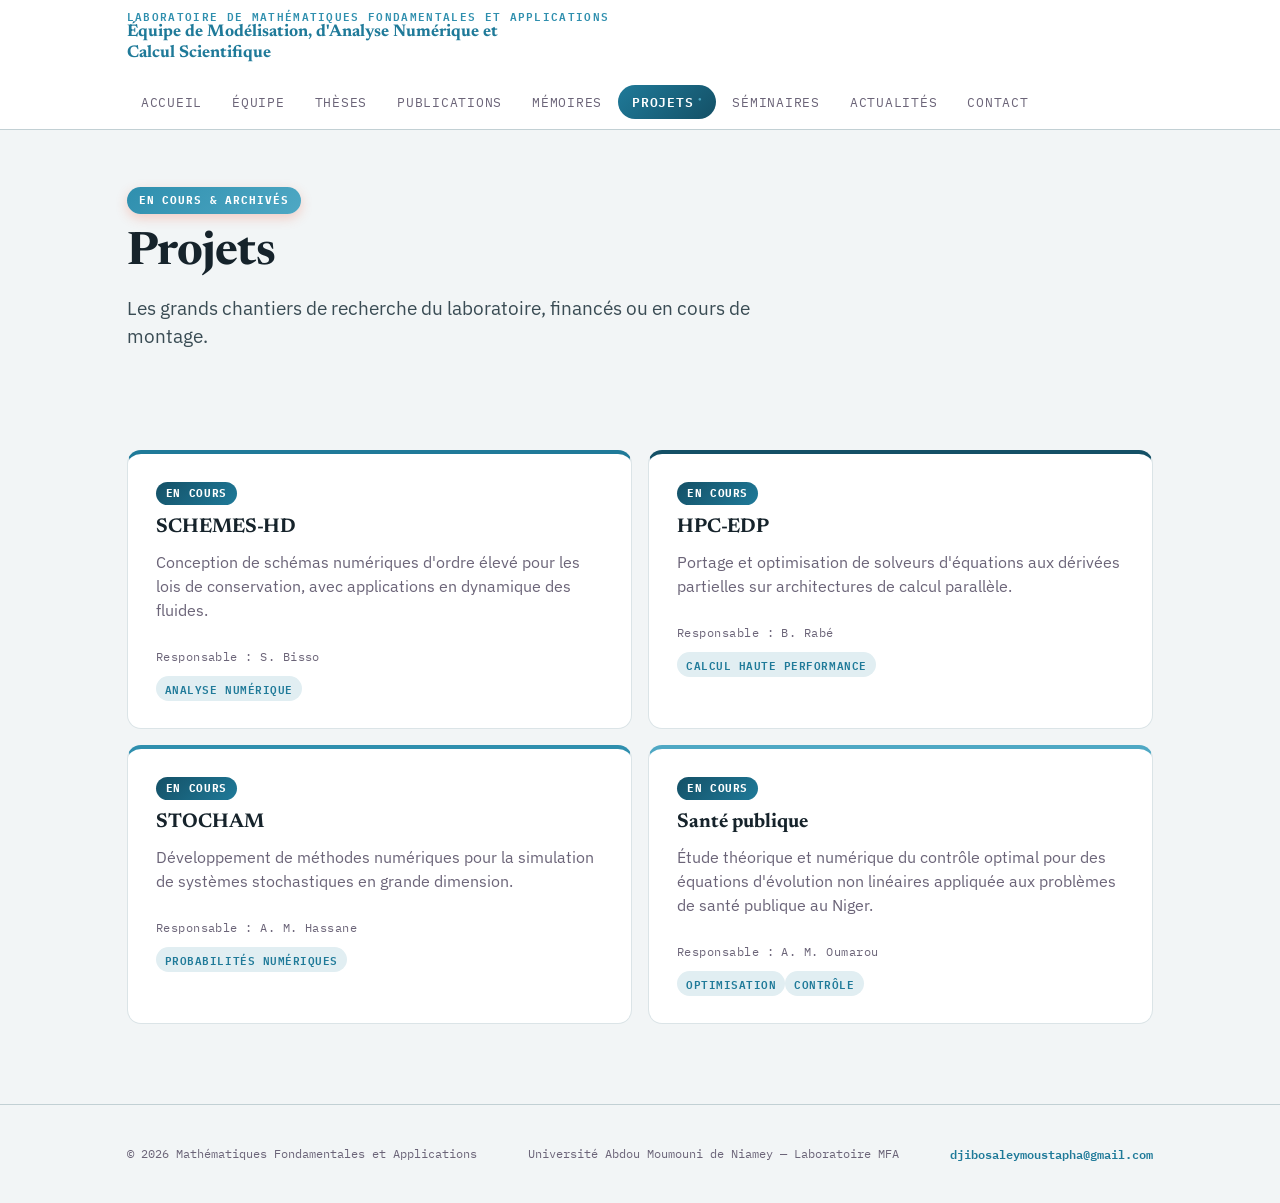
<file: projets.html>
<!DOCTYPE html>
<html lang="fr">
<head>
<meta charset="UTF-8" />
<meta name="viewport" content="width=device-width, initial-scale=1.0" />
<title>Projets — Mathématiques Fondamentales et Applications</title>
<meta name="description" content="Les projets de recherche en cours et achevés de l'équipe MANCS : schémas numériques, calcul haute performance, probabilités." />
<link rel="canonical" href="https://mfa-ancs.netlify.app/projets.html" />

<!-- Favicon -->
<link rel="icon" type="image/svg+xml" href="/images/favicon.svg" />
<link rel="icon" type="image/x-icon" href="/images/favicon.ico" />
<link rel="apple-touch-icon" href="/images/apple-touch-icon.png" />

<!-- Open Graph / réseaux sociaux -->
<meta property="og:type" content="website" />
<meta property="og:locale" content="fr_FR" />
<meta property="og:site_name" content="Équipe MANCS — Mathématiques Fondamentales et Applications" />
<meta property="og:title" content="Projets — Mathématiques Fondamentales et Applications" />
<meta property="og:description" content="Les projets de recherche en cours et achevés de l'équipe MANCS : schémas numériques, calcul haute performance, probabilités." />
<meta property="og:url" content="https://mfa-ancs.netlify.app/projets.html" />
<meta property="og:image" content="https://mfa-ancs.netlify.app/images/og-image.jpg" />
<meta property="og:image:width" content="1200" />
<meta property="og:image:height" content="630" />

<!-- Twitter Card -->
<meta name="twitter:card" content="summary_large_image" />
<meta name="twitter:title" content="Projets — Mathématiques Fondamentales et Applications" />
<meta name="twitter:description" content="Les projets de recherche en cours et achevés de l'équipe MANCS : schémas numériques, calcul haute performance, probabilités." />
<meta name="twitter:image" content="https://mfa-ancs.netlify.app/images/og-image.jpg" />

<link rel="preconnect" href="https://fonts.googleapis.com">
<link href="https://fonts.googleapis.com/css2?family=Newsreader:ital,wght@0,500;0,600;1,500&family=IBM+Plex+Sans:wght@400;500;600&family=IBM+Plex+Mono:wght@400;500&display=swap" rel="stylesheet">
<link rel="stylesheet" href="css/style.css" />
</head>
<body>

<header class="site-header">
  <div class="wrap">
    <a href="index.html" class="brand">
      <span class="mark">Laboratoire de Mathématiques Fondamentales et Applications</span>
      <span class="name">Équipe de Modélisation, d'Analyse Numérique et Calcul Scientifique</span>
    </a>
    <nav class="primary-nav" aria-label="Navigation principale">
      <a href="index.html">Accueil</a>
      <a href="equipe.html">Équipe</a>
      <a href="theses.html">Thèses</a>
      <a href="publications.html">Publications</a>
      <a href="memoires.html">Mémoires</a>
      <a href="projets.html" aria-current="page">Projets</a>
      <a href="seminaires.html">Séminaires</a>
      <a href="actualites.html">Actualités</a>
      <a href="contact.html">Contact</a>
    </nav>
    <button class="nav-toggle" aria-label="Ouvrir le menu" aria-expanded="false">≡</button>
  </div>
</header>

<main>
  <section class="tight" style="padding-top:56px;">
    <div class="wrap">
      <span class="marginalia">En cours &amp; archivés</span>
      <h1 style="margin-top:16px; font-size:clamp(32px,4vw,46px)">Projets</h1>
      <p class="lede" style="margin-top:16px">
        Les grands chantiers de recherche du laboratoire, financés ou en cours de montage.
      </p>
    </div>
  </section>

  <section class="tight">
    <div class="wrap">
      <div class="grid cols-2" id="project-grid">
        <div class="empty-state">Chargement des projets…</div>
      </div>
    </div>
  </section>
</main>

<footer class="site-footer">
  <div class="wrap footer-grid">
    <span>© <span id="year"></span> Mathématiques Fondamentales et Applications</span>
    <span>Université Abdou Moumouni de Niamey — Laboratoire MFA</span>
    <a href="mailto:djibosaleymoustapha@gmail.com">djibosaleymoustapha@gmail.com</a>
  </div>
</footer>

<script src="js/main.js"></script>
<script>document.getElementById("year").textContent = new Date().getFullYear();</script>
<script data-goatcounter="https://dmoustpaha.goatcounter.com/count" async src="//gc.zgo.at/count.js"></script>
</body>
</html>
</file>
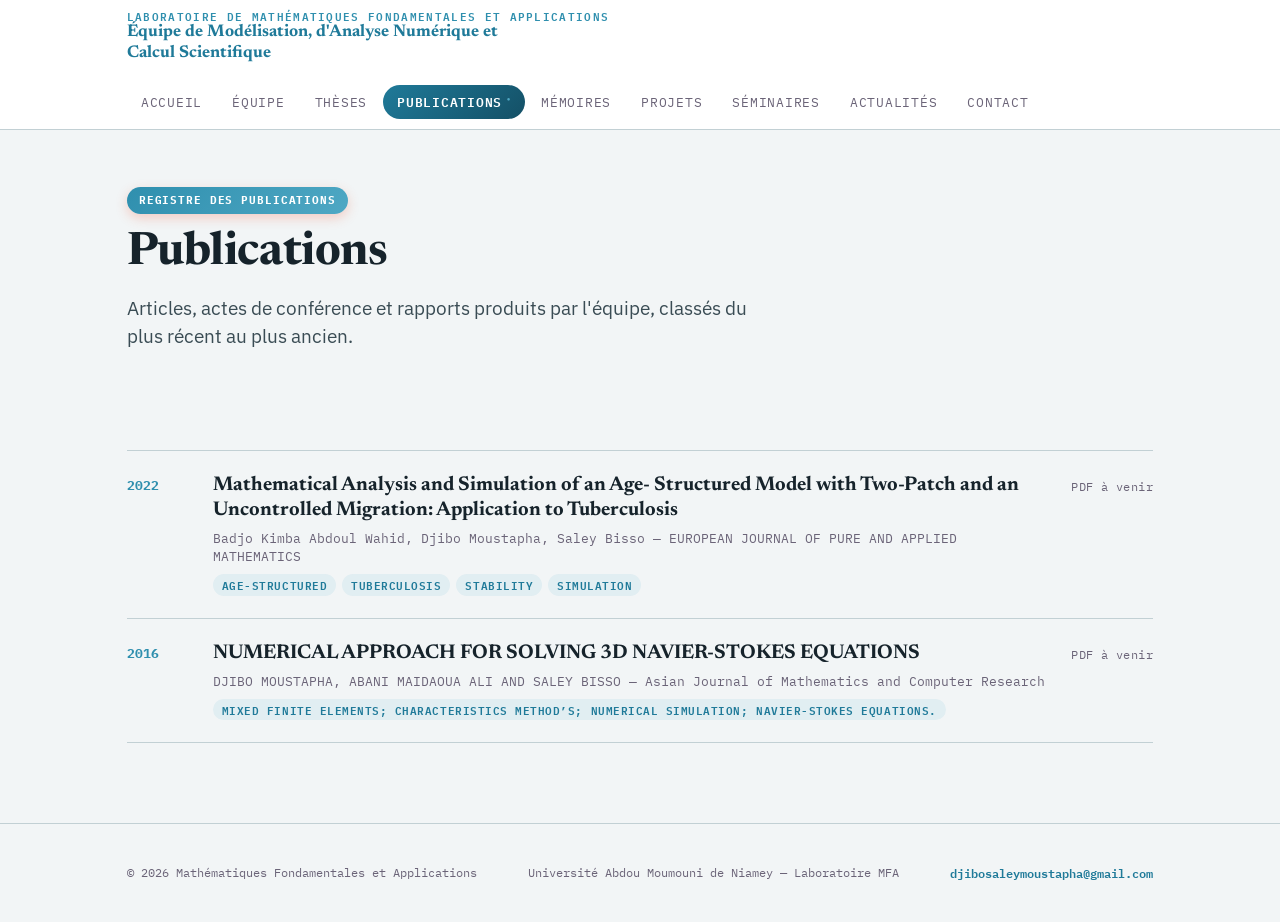
<file: publications.html>
<!DOCTYPE html>
<html lang="fr">
<head>
<meta charset="UTF-8" />
<meta name="viewport" content="width=device-width, initial-scale=1.0" />
<title>Publications — Mathématiques Fondamentales et Applications</title>
<meta name="description" content="Articles, actes de conférence et rapports de recherche publiés par l'équipe MANCS en analyse numérique et calcul scientifique." />
<link rel="canonical" href="https://mfa-ancs.netlify.app/publications.html" />

<!-- Favicon -->
<link rel="icon" type="image/svg+xml" href="/images/favicon.svg" />
<link rel="icon" type="image/x-icon" href="/images/favicon.ico" />
<link rel="apple-touch-icon" href="/images/apple-touch-icon.png" />

<!-- Open Graph / réseaux sociaux -->
<meta property="og:type" content="website" />
<meta property="og:locale" content="fr_FR" />
<meta property="og:site_name" content="Équipe MANCS — Mathématiques Fondamentales et Applications" />
<meta property="og:title" content="Publications — Mathématiques Fondamentales et Applications" />
<meta property="og:description" content="Articles, actes de conférence et rapports de recherche publiés par l'équipe MANCS en analyse numérique et calcul scientifique." />
<meta property="og:url" content="https://mfa-ancs.netlify.app/publications.html" />
<meta property="og:image" content="https://mfa-ancs.netlify.app/images/og-image.jpg" />
<meta property="og:image:width" content="1200" />
<meta property="og:image:height" content="630" />

<!-- Twitter Card -->
<meta name="twitter:card" content="summary_large_image" />
<meta name="twitter:title" content="Publications — Mathématiques Fondamentales et Applications" />
<meta name="twitter:description" content="Articles, actes de conférence et rapports de recherche publiés par l'équipe MANCS en analyse numérique et calcul scientifique." />
<meta name="twitter:image" content="https://mfa-ancs.netlify.app/images/og-image.jpg" />

<link rel="preconnect" href="https://fonts.googleapis.com">
<link href="https://fonts.googleapis.com/css2?family=Newsreader:ital,wght@0,500;0,600;1,500&family=IBM+Plex+Sans:wght@400;500;600&family=IBM+Plex+Mono:wght@400;500&display=swap" rel="stylesheet">
<link rel="stylesheet" href="css/style.css" />
</head>
<body>

<header class="site-header">
  <div class="wrap">
    <a href="index.html" class="brand">
      <span class="mark">Laboratoire de Mathématiques Fondamentales et Applications</span>
      <span class="name">Équipe de Modélisation, d'Analyse Numérique et Calcul Scientifique</span>
    </a>
    <nav class="primary-nav" aria-label="Navigation principale">
      <a href="index.html">Accueil</a>
      <a href="equipe.html">Équipe</a>
      <a href="theses.html">Thèses</a>
      <a href="publications.html" aria-current="page">Publications</a>
      <a href="memoires.html">Mémoires</a>
      <a href="projets.html">Projets</a>
      <a href="seminaires.html">Séminaires</a>
      <a href="actualites.html">Actualités</a>
      <a href="contact.html">Contact</a>
    </nav>
    <button class="nav-toggle" aria-label="Ouvrir le menu" aria-expanded="false">≡</button>
  </div>
</header>

<main>
  <section class="tight" style="padding-top:56px;">
    <div class="wrap">
      <span class="marginalia">Registre des publications</span>
      <h1 style="margin-top:16px; font-size:clamp(32px,4vw,46px)">Publications</h1>
      <p class="lede" style="margin-top:16px">
        Articles, actes de conférence et rapports produits par l'équipe, classés du plus récent au plus ancien.
      </p>
    </div>
  </section>

  <section class="tight">
    <div class="wrap">
      <div id="pub-list" class="pub-list">
        <div class="empty-state">Chargement des publications…</div>
      </div>
    </div>
  </section>
</main>

<footer class="site-footer">
  <div class="wrap footer-grid">
    <span>© <span id="year"></span> Mathématiques Fondamentales et Applications</span>
    <span>Université Abdou Moumouni de Niamey — Laboratoire MFA</span>
    <a href="mailto:djibosaleymoustapha@gmail.com">djibosaleymoustapha@gmail.com</a>
  </div>
</footer>

<script src="js/main.js"></script>
<script>document.getElementById("year").textContent = new Date().getFullYear();</script>
<script data-goatcounter="https://dmoustpaha.goatcounter.com/count" async src="//gc.zgo.at/count.js"></script>
</body>
</html>
</file>
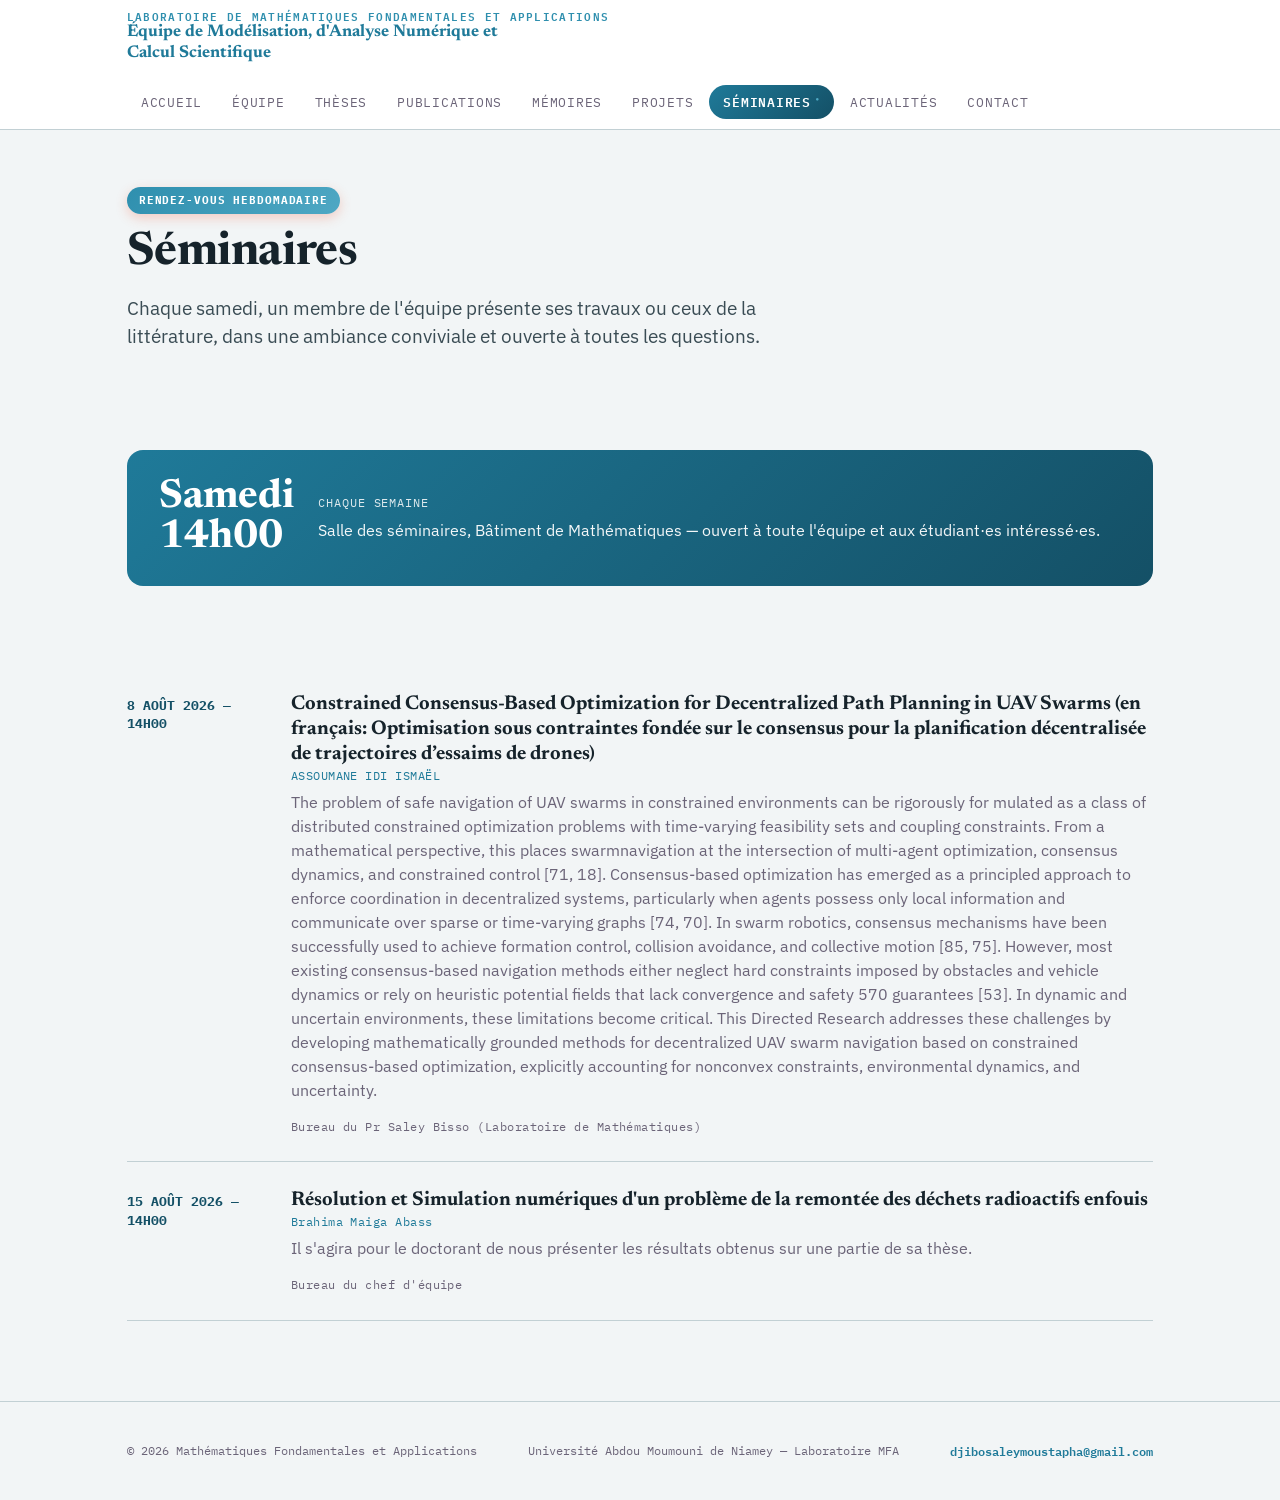
<file: seminaires.html>
<!DOCTYPE html>
<html lang="fr">
<head>
<meta charset="UTF-8" />
<meta name="viewport" content="width=device-width, initial-scale=1.0" />
<title>Séminaires — Mathématiques Fondamentales et Applications</title>
<meta name="description" content="Exposés hebdomadaires de l'équipe MANCS, tous les samedis à 14h. Programme et résumés des séminaires à venir." />
<link rel="canonical" href="https://mfa-ancs.netlify.app/seminaires.html" />

<!-- Favicon -->
<link rel="icon" type="image/svg+xml" href="/images/favicon.svg" />
<link rel="icon" type="image/x-icon" href="/images/favicon.ico" />
<link rel="apple-touch-icon" href="/images/apple-touch-icon.png" />

<!-- Open Graph / réseaux sociaux -->
<meta property="og:type" content="website" />
<meta property="og:locale" content="fr_FR" />
<meta property="og:site_name" content="Équipe MANCS — Mathématiques Fondamentales et Applications" />
<meta property="og:title" content="Séminaires — Mathématiques Fondamentales et Applications" />
<meta property="og:description" content="Exposés hebdomadaires de l'équipe MANCS, tous les samedis à 14h. Programme et résumés des séminaires à venir." />
<meta property="og:url" content="https://mfa-ancs.netlify.app/seminaires.html" />
<meta property="og:image" content="https://mfa-ancs.netlify.app/images/og-image.jpg" />
<meta property="og:image:width" content="1200" />
<meta property="og:image:height" content="630" />

<!-- Twitter Card -->
<meta name="twitter:card" content="summary_large_image" />
<meta name="twitter:title" content="Séminaires — Mathématiques Fondamentales et Applications" />
<meta name="twitter:description" content="Exposés hebdomadaires de l'équipe MANCS, tous les samedis à 14h. Programme et résumés des séminaires à venir." />
<meta name="twitter:image" content="https://mfa-ancs.netlify.app/images/og-image.jpg" />

<link rel="preconnect" href="https://fonts.googleapis.com">
<link href="https://fonts.googleapis.com/css2?family=Newsreader:ital,wght@0,500;0,600;1,500&family=IBM+Plex+Sans:wght@400;500;600&family=IBM+Plex+Mono:wght@400;500&display=swap" rel="stylesheet">
<link rel="stylesheet" href="css/style.css" />
</head>
<body>

<header class="site-header">
  <div class="wrap">
    <a href="index.html" class="brand">
      <span class="mark">Laboratoire de Mathématiques Fondamentales et Applications</span>
      <span class="name">Équipe de Modélisation, d'Analyse Numérique et Calcul Scientifique</span>
    </a>
    <nav class="primary-nav" aria-label="Navigation principale">
      <a href="index.html">Accueil</a>
      <a href="equipe.html">Équipe</a>
      <a href="theses.html">Thèses</a>
      <a href="publications.html">Publications</a>
      <a href="memoires.html">Mémoires</a>
      <a href="projets.html">Projets</a>
      <a href="seminaires.html" aria-current="page">Séminaires</a>
      <a href="actualites.html">Actualités</a>
      <a href="contact.html">Contact</a>
    </nav>
    <button class="nav-toggle" aria-label="Ouvrir le menu" aria-expanded="false">≡</button>
  </div>
</header>

<main>
  <section class="tight" style="padding-top:56px;">
    <div class="wrap">
      <span class="marginalia">Rendez-vous hebdomadaire</span>
      <h1 style="margin-top:16px; font-size:clamp(32px,4vw,46px)">Séminaires</h1>
      <p class="lede" style="margin-top:16px">
        Chaque samedi, un membre de l'équipe présente ses travaux ou ceux de la littérature, dans une ambiance conviviale et ouverte à toutes les questions.
      </p>
    </div>
  </section>

  <section class="tight">
    <div class="wrap">
      <div style="background: linear-gradient(135deg, var(--violet), var(--blue)); border-radius: 16px; padding: 28px 32px; display:flex; align-items:center; gap:24px; flex-wrap:wrap; color:#fff;">
        <div style="font-family: var(--font-display); font-size: 40px; font-weight:700; line-height:1;">Samedi<br>14h00</div>
        <div style="flex:1; min-width:220px;">
          <div style="font-family: var(--font-mono); font-size:12px; text-transform:uppercase; letter-spacing:0.08em; opacity:0.85;">Chaque semaine</div>
          <p style="margin:6px 0 0; color:#fff; opacity:0.95;">Salle des séminaires, Bâtiment de Mathématiques — ouvert à toute l'équipe et aux étudiant·es intéressé·es.</p>
        </div>
      </div>
    </div>
  </section>

  <section class="tight">
    <div class="wrap">
      <div id="seminar-list" class="post-list">
        <div class="empty-state">Chargement des séminaires…</div>
      </div>
    </div>
  </section>
</main>

<footer class="site-footer">
  <div class="wrap footer-grid">
    <span>© <span id="year"></span> Mathématiques Fondamentales et Applications</span>
    <span>Université Abdou Moumouni de Niamey — Laboratoire MFA</span>
    <a href="mailto:djibosaleymoustapha@gmail.com">djibosaleymoustapha@gmail.com</a>
  </div>
</footer>

<script src="js/main.js"></script>
<script>document.getElementById("year").textContent = new Date().getFullYear();</script>
<script data-goatcounter="https://dmoustpaha.goatcounter.com/count" async src="//gc.zgo.at/count.js"></script>
</body>
</html>
</file>
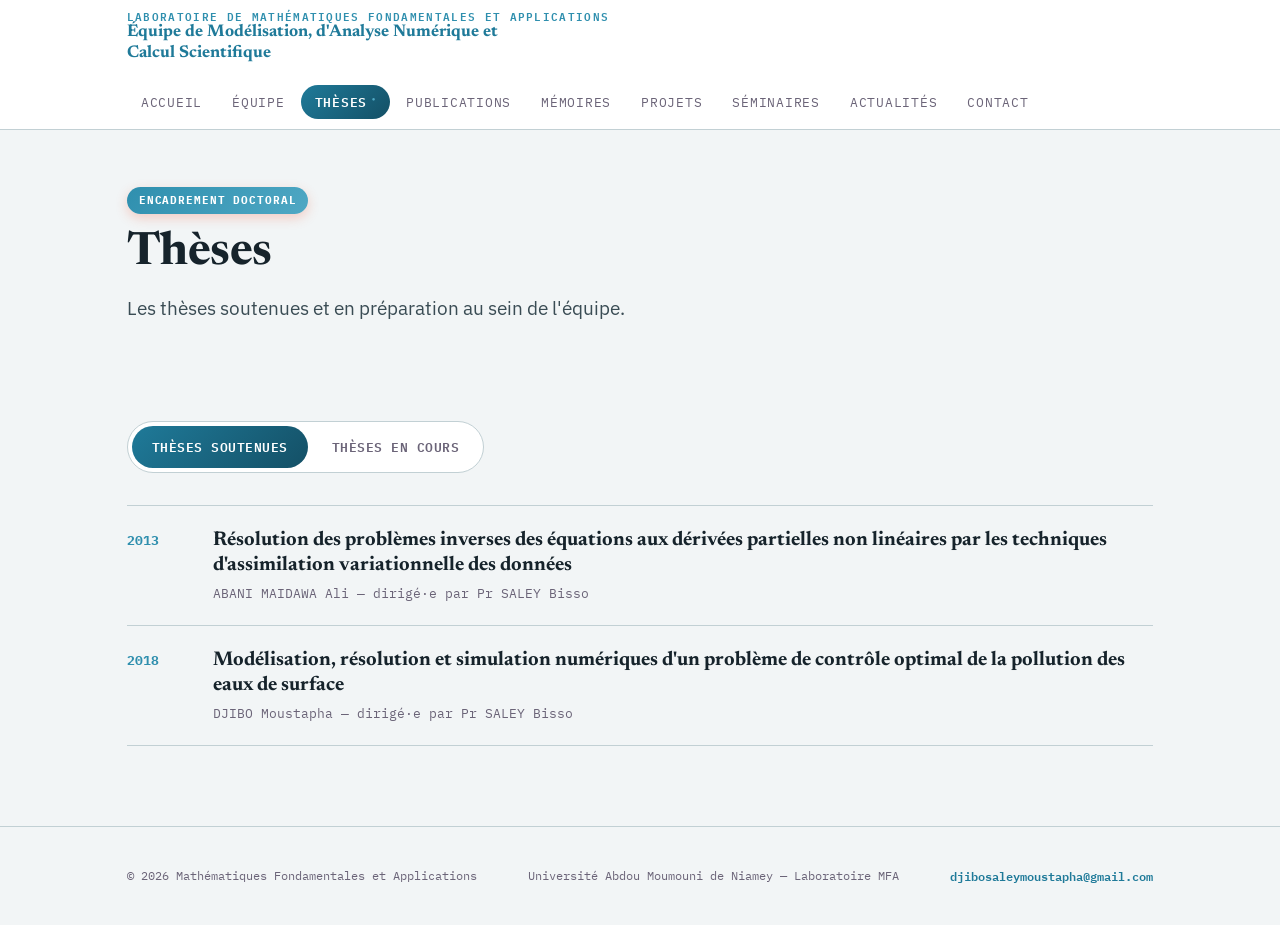
<file: theses.html>
<!DOCTYPE html>
<html lang="fr">
<head>
<meta charset="UTF-8" />
<meta name="viewport" content="width=device-width, initial-scale=1.0" />
<title>Thèses — Mathématiques Fondamentales et Applications</title>
<meta name="description" content="Thèses soutenues et en cours au sein de l'équipe MANCS." />
<link rel="icon" type="image/svg+xml" href="/images/favicon.svg" />
<link rel="icon" type="image/x-icon" href="/images/favicon.ico" />
<link rel="apple-touch-icon" href="/images/apple-touch-icon.png" />
<link rel="preconnect" href="https://fonts.googleapis.com">
<link href="https://fonts.googleapis.com/css2?family=Newsreader:ital,wght@0,500;0,600;1,500&family=IBM+Plex+Sans:wght@400;500;600&family=IBM+Plex+Mono:wght@400;500&display=swap" rel="stylesheet">
<link rel="stylesheet" href="css/style.css" />
</head>
<body>

<header class="site-header">
  <div class="wrap">
    <a href="index.html" class="brand">
      <span class="mark" id="brand-mark">Laboratoire de Mathématiques Fondamentales et Applications</span>
      <span class="name" id="brand-name">Équipe de Modélisation, d'Analyse Numérique et Calcul Scientifique</span>
    </a>
    <nav class="primary-nav" aria-label="Navigation principale">
      <a href="index.html">Accueil</a>
      <a href="equipe.html">Équipe</a>
      <a href="theses.html" aria-current="page">Thèses</a>
      <a href="publications.html">Publications</a>
      <a href="memoires.html">Mémoires</a>
      <a href="projets.html">Projets</a>
      <a href="seminaires.html">Séminaires</a>
      <a href="actualites.html">Actualités</a>
      <a href="contact.html">Contact</a>
    </nav>
    <button class="nav-toggle" aria-label="Ouvrir le menu" aria-expanded="false">≡</button>
  </div>
</header>

<main>
  <section class="tight" style="padding-top:56px;">
    <div class="wrap">
      <span class="marginalia">Encadrement doctoral</span>
      <h1 style="margin-top:16px; font-size:clamp(32px,4vw,46px)">Thèses</h1>
      <p class="lede" style="margin-top:16px">
        Les thèses soutenues et en préparation au sein de l'équipe.
      </p>
    </div>
  </section>

  <section class="tight">
    <div class="wrap">
      <div class="tab-switch" role="tablist">
        <button class="tab-btn active" data-tab="soutenue" role="tab" aria-selected="true">Thèses soutenues</button>
        <button class="tab-btn" data-tab="en_cours" role="tab" aria-selected="false">Thèses en cours</button>
      </div>
      <div id="theses-soutenue" class="tab-panel active pub-list">
        <div class="empty-state">Chargement…</div>
      </div>
      <div id="theses-en_cours" class="tab-panel pub-list">
        <div class="empty-state">Chargement…</div>
      </div>
    </div>
  </section>
</main>

<footer class="site-footer">
  <div class="wrap footer-grid">
    <span>© <span id="year"></span> Mathématiques Fondamentales et Applications</span>
    <span>Université Abdou Moumouni de Niamey — Laboratoire MFA</span>
    <a href="mailto:djibosaleymoustapha@gmail.com">djibosaleymoustapha@gmail.com</a>
  </div>
</footer>

<script src="js/main.js"></script>
<script>document.getElementById("year").textContent = new Date().getFullYear();</script>
<script data-goatcounter="https://dmoustpaha.goatcounter.com/count" async src="//gc.zgo.at/count.js"></script>
</body>
</html>
</file>
<file: css/style.css>
/* ============================================================
   TOKENS — palette dynamique et colorée
   ============================================================ */
:root {
  --ink: #16232b;
  --paper: #f2f5f6;
  --paper-raised: #ffffff;
  --rule: #dbe4e7;
  --rule-strong: #c2d0d4;

  --violet: #1f7a99;
  --violet-dim: #e1eef2;
  --blue: #145066;
  --blue-dim: #d8e8ec;
  --coral: #2f8fae;
  --coral-dim: #e4f1f5;
  --amber: #4fa8c4;
  --amber-dim: #eef7fa;

  --accent-blue: var(--violet);
  --accent-blue-dim: var(--violet-dim);
  --accent-red: var(--coral);
  --accent-red-dim: var(--coral-dim);
  --muted: #6b6478;

  --font-display: "Newsreader", "Iowan Old Style", serif;
  --font-body: "IBM Plex Sans", -apple-system, sans-serif;
  --font-mono: "IBM Plex Mono", ui-monospace, monospace;

  --page-max: 1180px;
  --edge: 6vw;
}

* { box-sizing: border-box; }
html { scroll-behavior: smooth; }

body {
  margin: 0;
  background: var(--paper);
  color: var(--ink);
  font-family: var(--font-body);
  font-size: 16px;
  line-height: 1.5;
  -webkit-font-smoothing: antialiased;
}

img { max-width: 100%; display: block; }
a { color: inherit; }

a:focus-visible, button:focus-visible, input:focus-visible, textarea:focus-visible {
  outline: 2px solid var(--violet);
  outline-offset: 3px;
}

@media (prefers-reduced-motion: reduce) {
  * { animation: none !important; transition: none !important; scroll-behavior: auto !important; }
}

/* ============================================================
   LAYOUT PRIMITIVES
   ============================================================ */
.wrap { max-width: var(--page-max); margin: 0 auto; padding: 0 var(--edge); }
.rule { border: none; border-top: 1px solid var(--rule-strong); margin: 0; }
section { padding: 64px 0; }
section.tight { padding: 40px 0; }

/* ============================================================
   HEADER / NAV
   ============================================================ */
.site-header {
  background: var(--paper-raised);
  border-bottom: 1px solid var(--rule-strong);
  position: sticky;
  top: 0;
  z-index: 50;
}

.site-header .wrap { display: flex; align-items: center; justify-content: space-between; min-height: 76px; padding-top: 10px; padding-bottom: 10px; gap: 20px; flex-wrap: wrap; }

.brand { display: flex; flex-direction: column; line-height: 1.1; text-decoration: none; }

.brand .mark {
  font-family: var(--font-mono);
  font-size: 11px;
  letter-spacing: 0.12em;
  color: var(--coral);
  text-transform: uppercase;
  font-weight: 600;
}

.brand .name { font-family: var(--font-display); font-size: 17px; font-weight: 700; color: var(--violet); line-height: 1.25; max-width: 420px; }

nav.primary-nav { display: flex; gap: 2px; align-items: center; }

nav.primary-nav a {
  font-family: var(--font-mono);
  font-size: 12.5px;
  letter-spacing: 0.06em;
  text-transform: uppercase;
  text-decoration: none;
  color: var(--muted);
  padding: 8px 14px;
  border-radius: 20px;
  transition: color 0.15s ease, background 0.15s ease;
}

nav.primary-nav a:hover { color: var(--violet); background: var(--violet-dim); }
nav.primary-nav a[aria-current="page"] { color: #fff; font-weight: 600; background: linear-gradient(135deg, var(--violet), var(--blue)); }
nav.primary-nav a[aria-current="page"]::after { content: " \25CF"; color: var(--amber); font-size: 6px; vertical-align: super; }

.nav-toggle {
  display: none;
  background: none;
  border: 1px solid var(--rule-strong);
  border-radius: 8px;
  width: 40px;
  height: 40px;
  font-family: var(--font-mono);
  color: var(--violet);
}

@media (max-width: 860px) {
  nav.primary-nav {
    display: none;
    position: absolute;
    top: 76px;
    left: 0;
    right: 0;
    background: var(--paper-raised);
    border-bottom: 1px solid var(--rule-strong);
    flex-direction: column;
    align-items: stretch;
    padding: 8px var(--edge) 16px;
  }
  nav.primary-nav.open { display: flex; }
  nav.primary-nav a { padding: 12px 4px; border-bottom: 1px solid var(--rule); border-radius: 0; }
  nav.primary-nav a[aria-current="page"] { background: none; color: var(--violet); }
  .nav-toggle { display: block; }
}

/* ============================================================
   MARGINALIA — pastille colorée
   ============================================================ */
.marginalia {
  display: inline-flex;
  align-items: center;
  gap: 6px;
  font-family: var(--font-mono);
  font-size: 11px;
  font-weight: 700;
  letter-spacing: 0.08em;
  text-transform: uppercase;
  color: #fff;
  padding: 5px 12px;
  border-radius: 20px;
  background: linear-gradient(135deg, var(--coral), var(--amber));
  box-shadow: 0 4px 12px rgba(240, 82, 47, 0.25);
}

/* ============================================================
   TYPE
   ============================================================ */
.eyebrow {
  font-family: var(--font-mono);
  font-size: 12px;
  font-weight: 600;
  letter-spacing: 0.1em;
  text-transform: uppercase;
  color: var(--blue);
  margin: 0 0 10px;
}

h1, h2, h3 { font-family: var(--font-display); font-weight: 700; margin: 0; color: var(--ink); }
h1 { font-size: clamp(38px, 5vw, 62px); line-height: 1.04; letter-spacing: -0.01em; }
h2 { font-size: clamp(28px, 3.4vw, 38px); line-height: 1.1; }
h3 { font-size: 20px; line-height: 1.25; }

p { margin: 0 0 1em; color: var(--ink); }
p.lede { font-size: 19px; color: #3a4c54; max-width: 640px; }
.muted { color: var(--muted); }

.mono-tag { font-family: var(--font-mono); font-size: 11.5px; letter-spacing: 0.04em; color: var(--muted); }

/* ============================================================
   BUTTONS / LINKS
   ============================================================ */
.btn {
  display: inline-flex;
  align-items: center;
  gap: 8px;
  font-family: var(--font-mono);
  font-size: 13px;
  font-weight: 600;
  letter-spacing: 0.04em;
  text-transform: uppercase;
  text-decoration: none;
  padding: 12px 22px;
  border-radius: 30px;
  border: 2px solid var(--violet);
  color: var(--violet);
  background: transparent;
  cursor: pointer;
  transition: transform 0.15s ease, box-shadow 0.15s ease;
}
.btn:hover { transform: translateY(-2px); box-shadow: 0 6px 16px rgba(109,40,217,0.18); }

.btn.primary {
  background: linear-gradient(135deg, var(--violet), var(--blue));
  border-color: transparent;
  color: #fff;
}
.btn.primary:hover { box-shadow: 0 8px 20px rgba(37,99,235,0.3); }

.link-arrow {
  font-family: var(--font-mono);
  font-size: 13px;
  font-weight: 600;
  text-decoration: none;
  color: var(--coral);
  border-bottom: 2px solid transparent;
}
.link-arrow:hover { border-bottom-color: var(--coral); }

/* ============================================================
   HERO
   ============================================================ */
.hero {
  padding: 88px 0 64px;
  border-bottom: 1px solid var(--rule-strong);
  position: relative;
  overflow: hidden;
}
.hero-grid { display: grid; grid-template-columns: 1.3fr 0.7fr; gap: 48px; align-items: end; position: relative; z-index: 1; }
.hero-side {
  border-left: 3px solid var(--coral);
  padding-left: 28px;
  display: flex;
  flex-direction: column;
  gap: 18px;
}
.hero-stat .value {
  font-family: var(--font-display);
  font-size: 34px;
  font-weight: 700;
  background: linear-gradient(135deg, var(--violet), var(--coral));
  -webkit-background-clip: text;
  background-clip: text;
  color: transparent;
}
.hero-stat .label { font-family: var(--font-mono); font-size: 11.5px; color: var(--muted); text-transform: uppercase; letter-spacing: 0.06em; }

@media (max-width: 780px) {
  .hero-grid { grid-template-columns: 1fr; }
  .hero-side { border-left: none; border-top: 3px solid var(--coral); padding-left: 0; padding-top: 20px; flex-direction: row; flex-wrap: wrap; gap: 28px; }
}

/* ============================================================
   SECTION HEAD
   ============================================================ */
.section-head { display: flex; justify-content: space-between; align-items: flex-end; gap: 24px; margin-bottom: 36px; flex-wrap: wrap; }

/* ============================================================
   CARDS — team, projects (bordure colorée tournante)
   ============================================================ */
.grid { display: grid; gap: 16px; }
.grid.cols-3 { grid-template-columns: repeat(3, 1fr); }
.grid.cols-2 { grid-template-columns: repeat(2, 1fr); }
@media (max-width: 900px) { .grid.cols-3 { grid-template-columns: repeat(2, 1fr); } }
@media (max-width: 620px) { .grid.cols-3, .grid.cols-2 { grid-template-columns: 1fr; } }

.card {
  background: var(--paper-raised);
  border: 1px solid var(--rule);
  border-top: 4px solid var(--violet);
  border-radius: 14px;
  padding: 28px;
  display: flex;
  flex-direction: column;
  gap: 10px;
  transition: transform 0.15s ease, box-shadow 0.15s ease;
}
.card:hover { transform: translateY(-3px); box-shadow: 0 12px 24px rgba(26,26,46,0.08); }
.card:nth-of-type(4n+2) { border-top-color: var(--blue); }
.card:nth-of-type(4n+3) { border-top-color: var(--coral); }
.card:nth-of-type(4n+4) { border-top-color: var(--amber); }

.avatar {
  width: 56px;
  height: 56px;
  border-radius: 50%;
  background: linear-gradient(135deg, var(--violet-dim), var(--blue-dim));
  color: var(--violet);
  font-family: var(--font-display);
  font-weight: 700;
  font-size: 20px;
  display: flex;
  align-items: center;
  justify-content: center;
  margin-bottom: 6px;
}

.avatar-photo {
  width: 56px;
  height: 56px;
  border-radius: 50%;
  object-fit: cover;
  margin-bottom: 6px;
  border: 2px solid var(--paper-raised);
  box-shadow: 0 0 0 1px var(--rule-strong);
}

.status-pill {
  align-self: flex-start;
  font-family: var(--font-mono);
  font-size: 10.5px;
  font-weight: 700;
  letter-spacing: 0.06em;
  text-transform: uppercase;
  padding: 4px 10px;
  border-radius: 20px;
  border: none;
  color: var(--muted);
  background: var(--rule);
}
.status-pill.active { color: #fff; background: linear-gradient(135deg, var(--blue), var(--violet)); }
.status-pill.done { color: var(--muted); background: var(--rule); }

/* ============================================================
   PUBLICATIONS — liste de citations
   ============================================================ */
.pub-list { border-top: 1px solid var(--rule-strong); }
.pub-item {
  display: grid;
  grid-template-columns: 64px 1fr auto;
  gap: 22px;
  padding: 22px 0;
  border-bottom: 1px solid var(--rule-strong);
  align-items: start;
}
.pub-item .idx { font-family: var(--font-mono); font-size: 13px; font-weight: 700; color: var(--coral); padding-top: 3px; }
.pub-item h3 { margin-bottom: 6px; }
.pub-item .meta { font-family: var(--font-mono); font-size: 12.5px; color: var(--muted); }
.pub-item .tags { margin-top: 8px; display: flex; gap: 6px; flex-wrap: wrap; }
.tag {
  font-family: var(--font-mono);
  font-size: 10.5px;
  font-weight: 600;
  letter-spacing: 0.05em;
  text-transform: uppercase;
  color: var(--violet);
  border: none;
  background: var(--violet-dim);
  padding: 3px 9px;
  border-radius: 20px;
}
@media (max-width: 620px) {
  .pub-item { grid-template-columns: 32px 1fr; }
  .pub-item .link-col { grid-column: 2; }
}

/* ============================================================
   BLOG / ACTUALITÉS
   ============================================================ */
.post-list { display: flex; flex-direction: column; }
.post-item { display: grid; grid-template-columns: 140px 1fr; gap: 24px; padding: 26px 0; border-bottom: 1px solid var(--rule-strong); }
.post-item .date { font-family: var(--font-mono); font-size: 12.5px; font-weight: 700; color: var(--blue); text-transform: uppercase; padding-top: 4px; }
@media (max-width: 620px) { .post-item { grid-template-columns: 1fr; } .post-item .date { padding-top: 0; } }

/* ============================================================
   FORMS (contact)
   ============================================================ */
.form-grid { display: grid; grid-template-columns: 1fr 1fr; gap: 20px; max-width: 720px; }
.form-grid .full { grid-column: 1 / -1; }
label { display: block; font-family: var(--font-mono); font-size: 11.5px; text-transform: uppercase; letter-spacing: 0.06em; color: var(--muted); margin-bottom: 6px; }
input, textarea, select {
  width: 100%;
  font-family: var(--font-body);
  font-size: 15px;
  padding: 11px 14px;
  border: 1px solid var(--rule-strong);
  border-radius: 10px;
  background: var(--paper-raised);
  color: var(--ink);
}
input:focus, textarea:focus, select:focus { border-color: var(--violet); }
textarea { resize: vertical; min-height: 130px; }
@media (max-width: 620px) { .form-grid { grid-template-columns: 1fr; } }

/* ============================================================
   FOOTER
   ============================================================ */
footer.site-footer { border-top: 1px solid var(--rule-strong); padding: 40px 0; margin-top: 40px; }
.footer-grid { display: flex; justify-content: space-between; flex-wrap: wrap; gap: 20px; font-family: var(--font-mono); font-size: 12px; color: var(--muted); }
.footer-grid a { color: var(--violet); text-decoration: none; font-weight: 600; }
.footer-grid a:hover { color: var(--coral); }

/* ============================================================
   EMPTY STATE
   ============================================================ */
.empty-state { padding: 40px 0; color: var(--muted); font-family: var(--font-mono); font-size: 13px; }

/* ============================================================
   STATS — "Quelques chiffres"
   ============================================================ */
.stat-box {
  border-radius: 14px;
  padding: 26px 20px;
  text-align: center;
  color: #fff;
  background: linear-gradient(135deg, var(--violet), var(--blue));
}
.stat-box:nth-child(4n+2) { background: linear-gradient(135deg, var(--blue), var(--coral)); }
.stat-box:nth-child(4n+3) { background: linear-gradient(135deg, var(--coral), var(--amber)); }
.stat-box:nth-child(4n+4) { background: linear-gradient(135deg, var(--amber), var(--violet)); }
.stat-box .num { font-family: var(--font-display); font-size: 40px; font-weight: 700; line-height: 1; }
.stat-box .lbl { font-family: var(--font-mono); font-size: 11px; text-transform: uppercase; letter-spacing: 0.06em; margin-top: 8px; opacity: 0.92; }

@media (max-width: 620px) { .grid.cols-4 { grid-template-columns: repeat(2, 1fr); } }
@media (min-width: 621px) { .grid.cols-4 { grid-template-columns: repeat(4, 1fr); } }
@media (min-width: 900px) { .grid.cols-6 { grid-template-columns: repeat(6, 1fr); } }
@media (max-width: 899px) and (min-width: 621px) { .grid.cols-6 { grid-template-columns: repeat(3, 1fr); } }
@media (max-width: 620px) { .grid.cols-6 { grid-template-columns: repeat(2, 1fr); } }

/* utility */
.mt-0 { margin-top: 0; }
.center-note { text-align: center; padding: 60px 0; color: var(--muted); }

/* ============================================================
   ONGLETS À BASCULE — Thèses / Mémoires
   ============================================================ */
.tab-switch {
  display: inline-flex;
  gap: 4px;
  background: var(--paper-raised);
  border: 1px solid var(--rule-strong);
  border-radius: 30px;
  padding: 4px;
  margin-bottom: 32px;
}
.tab-btn {
  font-family: var(--font-mono);
  font-size: 12.5px;
  font-weight: 600;
  letter-spacing: 0.04em;
  text-transform: uppercase;
  padding: 10px 20px;
  border-radius: 24px;
  border: none;
  background: transparent;
  color: var(--muted);
  cursor: pointer;
  transition: background 0.15s ease, color 0.15s ease;
}
.tab-btn:hover { color: var(--violet); }
.tab-btn.active { background: linear-gradient(135deg, var(--violet), var(--blue)); color: #fff; }
.tab-panel { display: none; }
.tab-panel.active { display: block; }

/* ============================================================
   BANNIÈRE STATIQUE — identité de l'équipe
   ============================================================ */
.team-banner {
  position: relative;
  overflow: hidden;
  background: linear-gradient(120deg, var(--blue) 0%, var(--violet) 60%, var(--amber) 130%);
  padding: 56px 20px;
  text-align: center;
  color: #fff;
}
.team-banner::before {
  content: "";
  position: absolute;
  inset: 0;
  opacity: 0.5;
  background-image: url("data:image/svg+xml,%3Csvg xmlns='http://www.w3.org/2000/svg' width='480' height='480' viewBox='0 0 480 480'%3E%3Ccircle cx='40' cy='40' r='1.4' fill='white' opacity='0.35'/%3E%3Ccircle cx='120' cy='90' r='1.4' fill='white' opacity='0.3'/%3E%3Ccircle cx='260' cy='50' r='1.4' fill='white' opacity='0.3'/%3E%3Ccircle cx='380' cy='120' r='1.4' fill='white' opacity='0.3'/%3E%3Ccircle cx='60' cy='220' r='1.4' fill='white' opacity='0.3'/%3E%3Ccircle cx='300' cy='260' r='1.4' fill='white' opacity='0.3'/%3E%3Ccircle cx='420' cy='300' r='1.4' fill='white' opacity='0.3'/%3E%3Ccircle cx='150' cy='340' r='1.4' fill='white' opacity='0.3'/%3E%3Cpath d='M0,260 C60,180 120,340 180,260 C240,180 300,340 360,260 C400,210 440,300 480,260' stroke='white' stroke-width='1.3' fill='none' opacity='0.22'/%3E%3Cpath d='M0,120 C60,60 120,180 180,120 C240,60 300,180 360,120 C400,80 440,160 480,120' stroke='white' stroke-width='1.1' fill='none' opacity='0.18'/%3E%3C/svg%3E");
  background-size: 480px 480px;
}
.team-banner .inner { position: relative; z-index: 1; max-width: 860px; margin: 0 auto; }
.team-banner .eyebrow2 {
  font-family: var(--font-mono);
  font-size: 12px;
  letter-spacing: 0.14em;
  text-transform: uppercase;
  opacity: 0.9;
  margin-bottom: 14px;
}
.team-banner h2 {
  color: #fff;
  font-size: clamp(26px, 3.6vw, 40px);
  line-height: 1.2;
}
.team-banner .sub2 {
  margin-top: 14px;
  font-family: var(--font-mono);
  font-size: 13px;
  opacity: 0.85;
}
</file>
